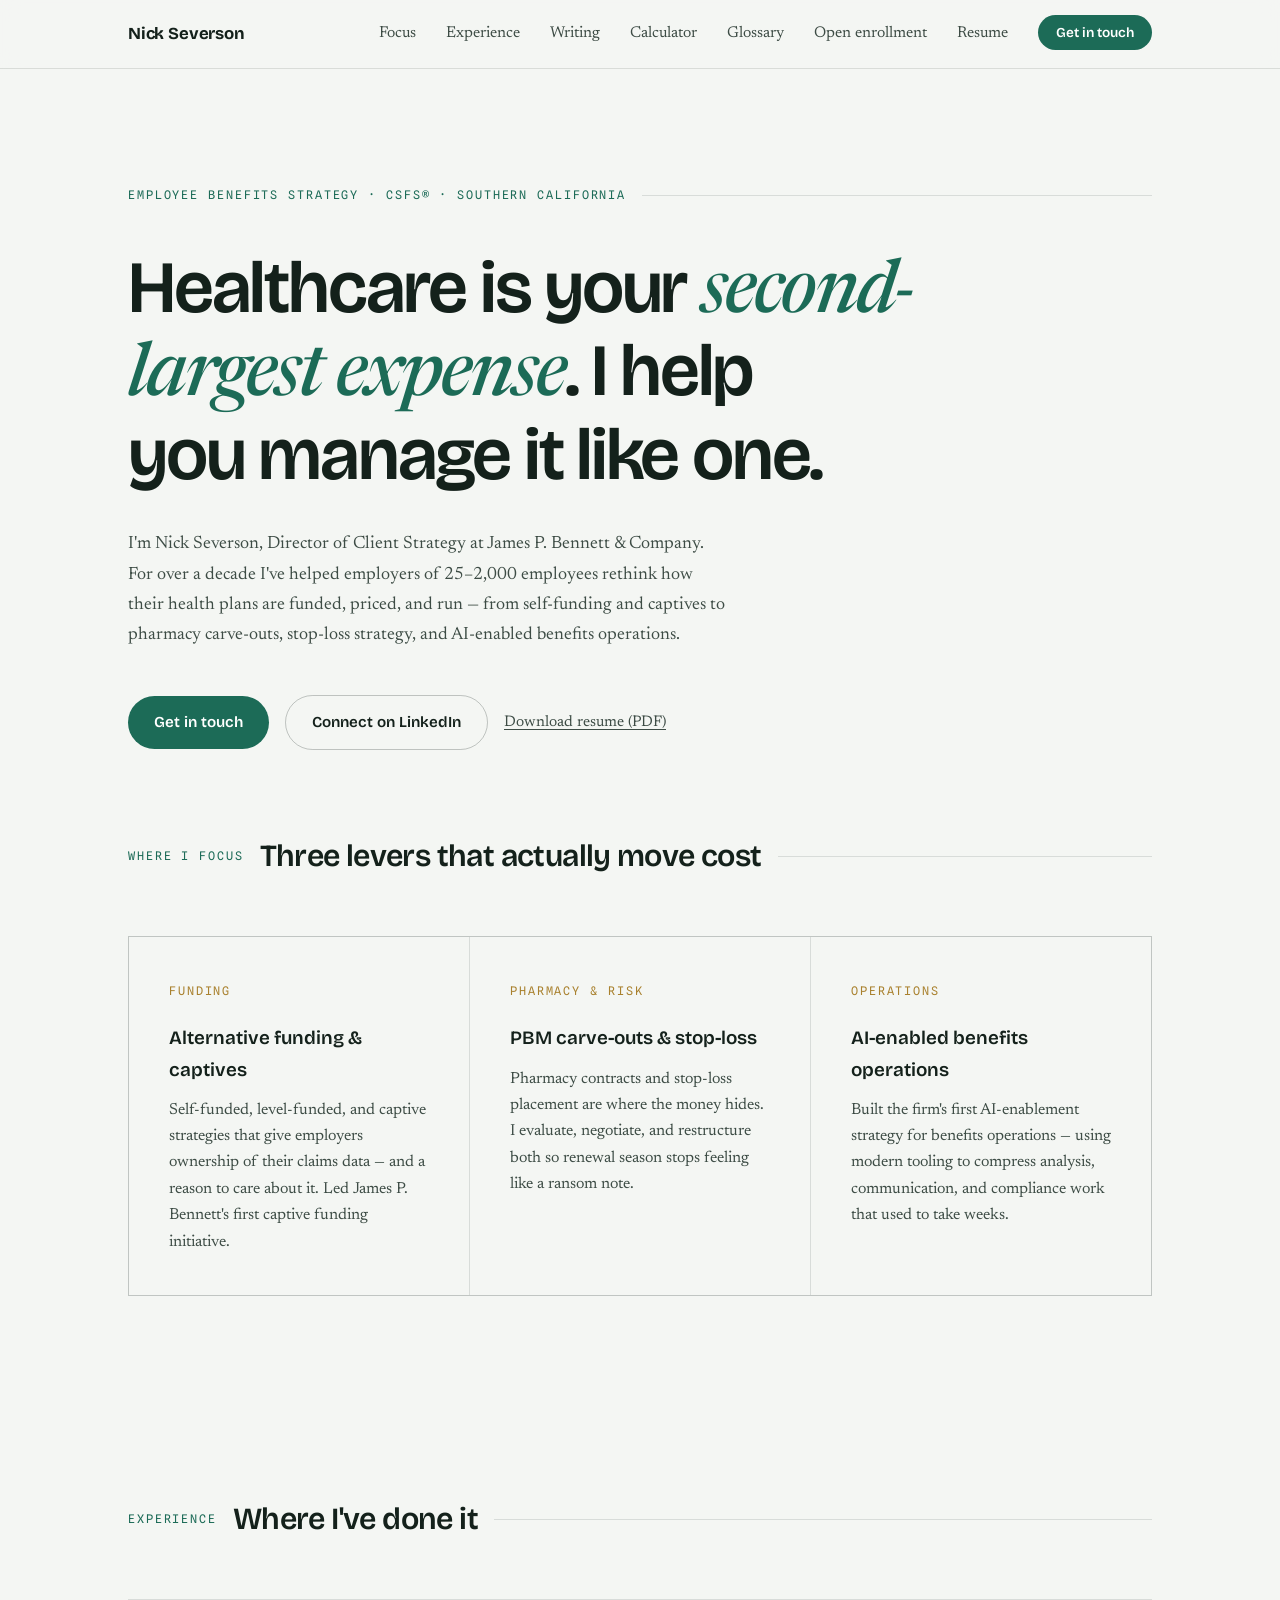
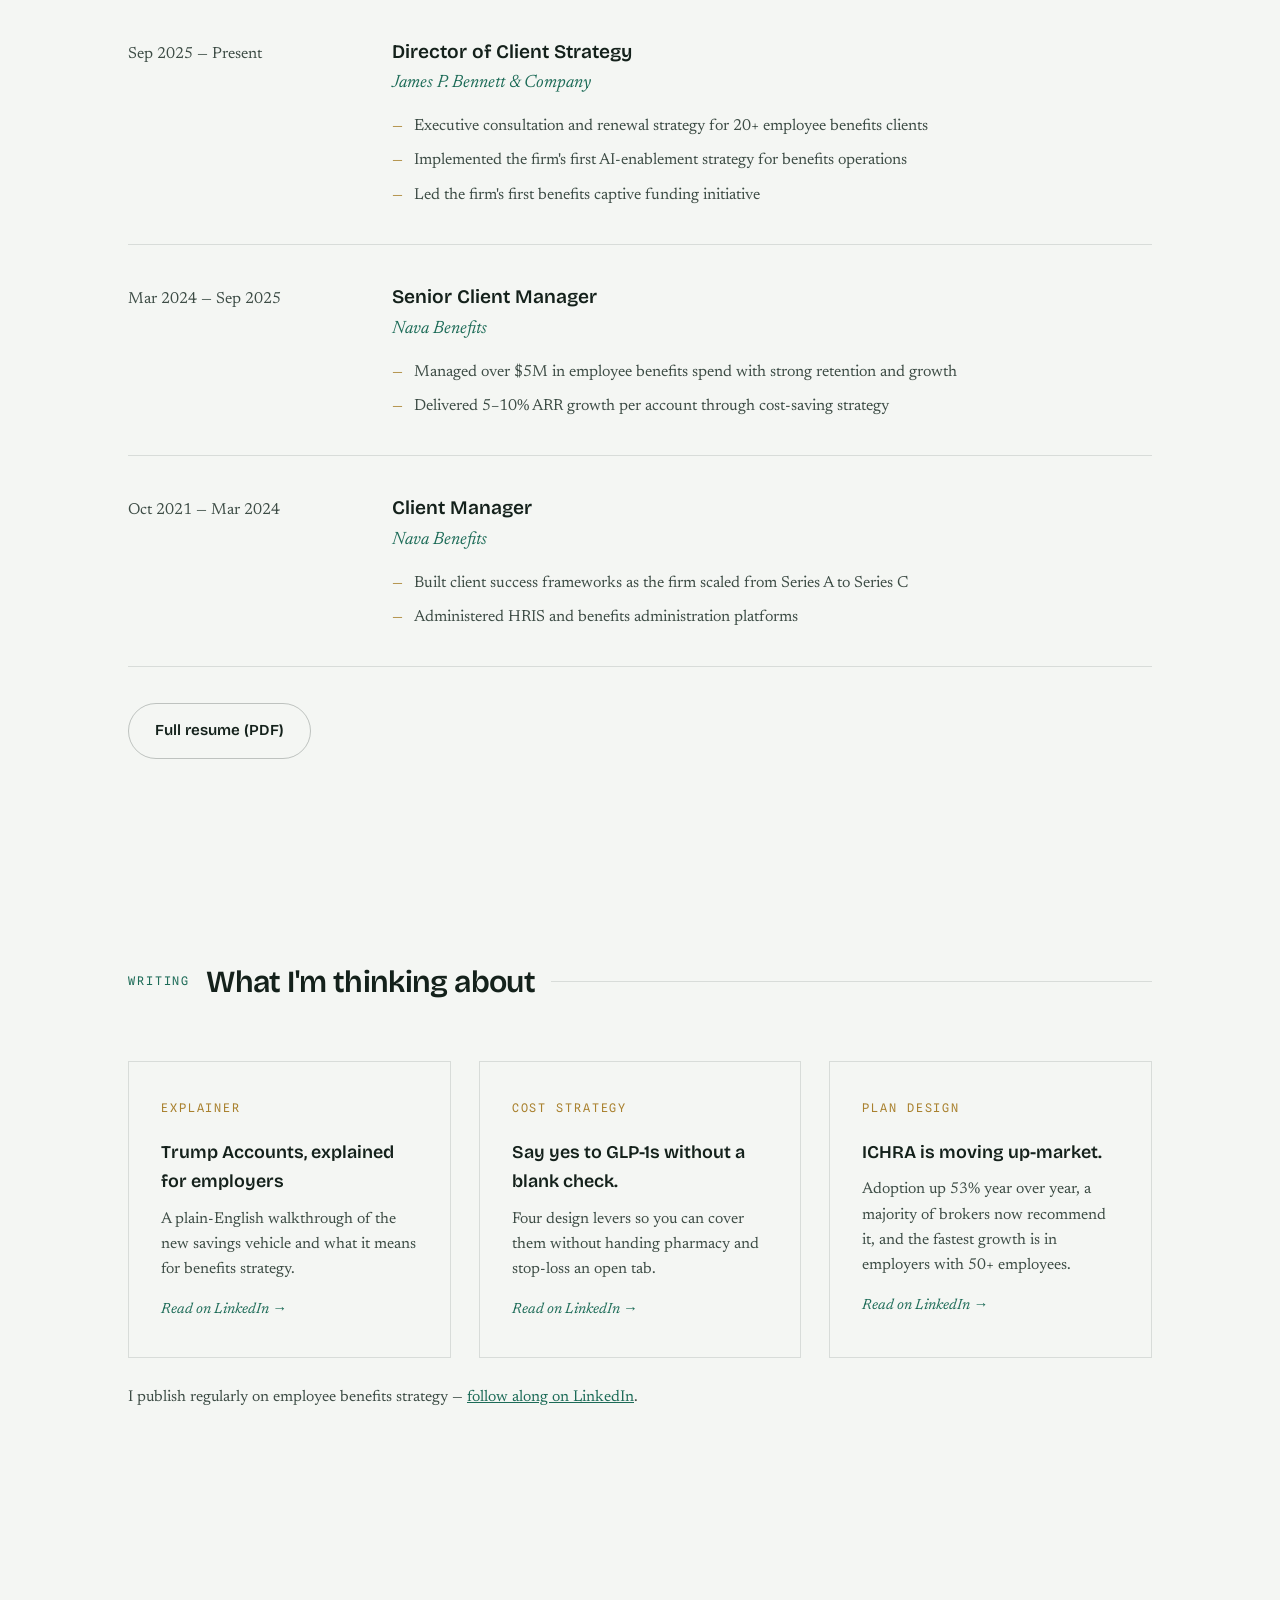
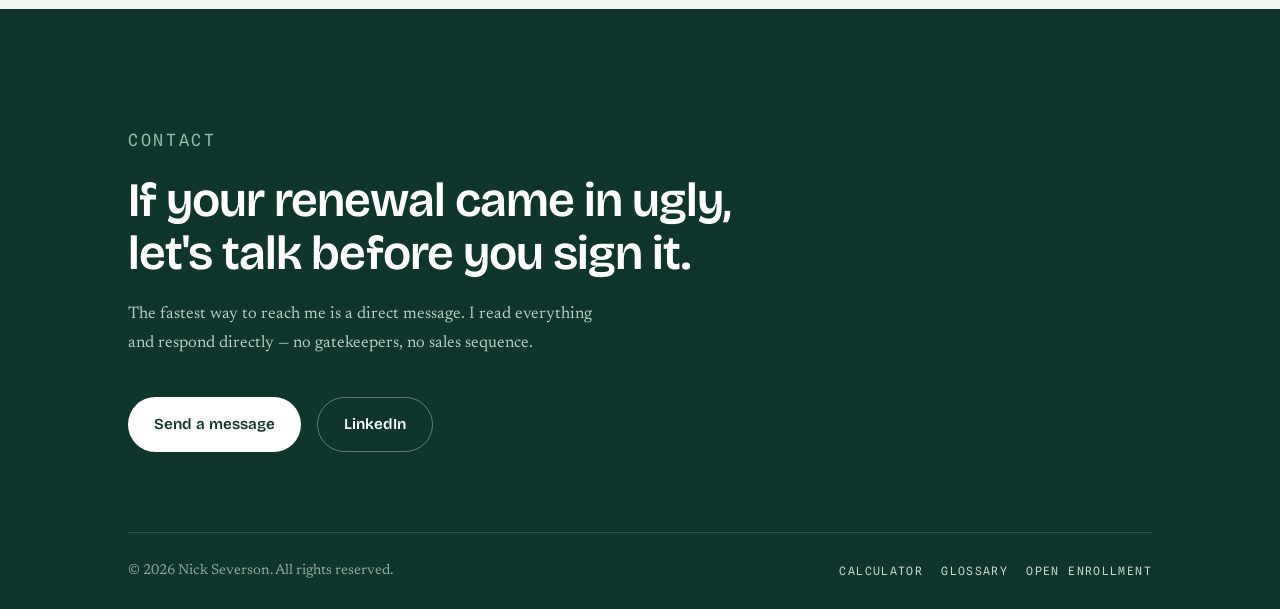
<file: index.html>
<!DOCTYPE html>
<html lang="en">
<head>
<meta charset="UTF-8">
<meta name="viewport" content="width=device-width, initial-scale=1.0">
<title>Nick Severson — Employee Benefits Strategy</title>
<meta name="description" content="Nick Severson, CSFS® — Director of Client Strategy at James P. Bennett & Company. Helping employers rethink how health plans are funded, priced, and run.">
<link rel="icon" href="data:image/svg+xml,<svg xmlns=%22http://www.w3.org/2000/svg%22 viewBox=%220 0 100 100%22><rect width=%22100%22 height=%22100%22 rx=%2222%22 fill=%22%231C6B57%22/><text x=%2250%22 y=%2266%22 font-size=%2244%22 font-weight=%22700%22 text-anchor=%22middle%22 fill=%22white%22 font-family=%22sans-serif%22>NS</text></svg>">
<link rel="preconnect" href="https://fonts.googleapis.com">
<link rel="preconnect" href="https://fonts.gstatic.com" crossorigin>
<link href="https://fonts.googleapis.com/css2?family=Bricolage+Grotesque:opsz,wght@12..96,400;12..96,500;12..96,600;12..96,700&family=Newsreader:ital,opsz,wght@0,6..72,400;0,6..72,500;1,6..72,400;1,6..72,500&family=Spline+Sans+Mono:wght@400;500&display=swap" rel="stylesheet">
<link rel="stylesheet" href="style.css">
</head>
<body>

<header>
  <div class="wrap nav">
    <a class="wordmark" href="#top">Nick Severson</a>
    <nav aria-label="Main">
      <button class="menu-btn" aria-expanded="false" aria-controls="navlist" onclick="const u=document.getElementById('navlist');const o=u.classList.toggle('open');this.setAttribute('aria-expanded',o)">Menu</button>
      <ul id="navlist">
        <li><a href="#focus">Focus</a></li>
        <li><a href="#experience">Experience</a></li>
        <li><a href="#writing">Writing</a></li>
        <li><a href="calculator.html">Calculator</a></li>
        <li><a href="glossary.html">Glossary</a></li>
        <li><a href="open-enrollment.html">Open enrollment</a></li>
        <li><a href="Nick-Severson-Resume.pdf" target="_blank" rel="noopener">Resume</a></li>
        <li><a class="cta" href="#contact">Get in touch</a></li>
      </ul>
    </nav>
  </div>
</header>

<main id="top">

  <!-- ================= HERO ================= -->
  <div class="wrap hero">
    <p class="eyebrow mono">Employee Benefits Strategy · CSFS® · Southern California</p>
    <h1>Healthcare is your <em>second-largest expense</em>. I help you manage it like one.</h1>
    <p class="lede">
      I'm Nick Severson, Director of Client Strategy at James P. Bennett &amp; Company.
      For over a decade I've helped employers of 25–2,000 employees rethink how their
      health plans are funded, priced, and run — from self-funding and captives to
      pharmacy carve-outs, stop-loss strategy, and AI-enabled benefits operations.
    </p>
    <div class="actions">
      <a class="btn btn-primary" href="contact.html">Get in touch</a>
      <a class="btn btn-ghost" href="https://linkedin.com/in/nickseverson" target="_blank" rel="noopener">Connect on LinkedIn</a>
      <a class="quiet" href="Nick-Severson-Resume.pdf" target="_blank" rel="noopener">Download resume (PDF)</a>
    </div>
  </div>

  <!-- ================= FOCUS ================= -->
  <section id="focus" class="wrap">
    <div class="sec-head reveal"><span class="mono">Where I focus</span><h2>Three levers that actually move cost</h2></div>
    <div class="focus reveal">
      <article>
        <span class="mono tag">Funding</span>
        <h3>Alternative funding &amp; captives</h3>
        <p>Self-funded, level-funded, and captive strategies that give employers ownership of their claims data — and a reason to care about it. Led James P. Bennett's first captive funding initiative.</p>
      </article>
      <article>
        <span class="mono tag">Pharmacy &amp; Risk</span>
        <h3>PBM carve-outs &amp; stop-loss</h3>
        <p>Pharmacy contracts and stop-loss placement are where the money hides. I evaluate, negotiate, and restructure both so renewal season stops feeling like a ransom note.</p>
      </article>
      <article>
        <span class="mono tag">Operations</span>
        <h3>AI-enabled benefits operations</h3>
        <p>Built the firm's first AI-enablement strategy for benefits operations — using modern tooling to compress analysis, communication, and compliance work that used to take weeks.</p>
      </article>
    </div>
  </section>

  <!-- ================= EXPERIENCE ================= -->
  <section id="experience" class="wrap">
    <div class="sec-head reveal"><span class="mono">Experience</span><h2>Where I've done it</h2></div>

    <div class="role reveal">
      <div class="when">Sep 2025 — Present</div>
      <div>
        <h3>Director of Client Strategy</h3>
        <p class="org">James P. Bennett &amp; Company</p>
        <ul>
          <li>Executive consultation and renewal strategy for 20+ employee benefits clients</li>
          <li>Implemented the firm's first AI-enablement strategy for benefits operations</li>
          <li>Led the firm's first benefits captive funding initiative</li>
        </ul>
      </div>
    </div>

    <div class="role reveal">
      <div class="when">Mar 2024 — Sep 2025</div>
      <div>
        <h3>Senior Client Manager</h3>
        <p class="org">Nava Benefits</p>
        <ul>
          <li>Managed over $5M in employee benefits spend with strong retention and growth</li>
          <li>Delivered 5–10% ARR growth per account through cost-saving strategy</li>
        </ul>
      </div>
    </div>

    <div class="role reveal">
      <div class="when">Oct 2021 — Mar 2024</div>
      <div>
        <h3>Client Manager</h3>
        <p class="org">Nava Benefits</p>
        <ul>
          <li>Built client success frameworks as the firm scaled from Series A to Series C</li>
          <li>Administered HRIS and benefits administration platforms</li>
        </ul>
      </div>
    </div>

    <p class="resume-row reveal"><a class="btn btn-ghost" href="Nick-Severson-Resume.pdf" target="_blank" rel="noopener">Full resume (PDF)</a></p>
  </section>

  <!-- ================= WRITING ================= -->
  <section id="writing" class="wrap">
    <div class="sec-head reveal"><span class="mono">Writing</span><h2>What I'm thinking about</h2></div>
    <div class="posts reveal">
      <a class="post" href="https://www.linkedin.com/posts/nickseverson_trump-accounts-the-initial-employer-playbook-ugcPost-7480296475848110081-BGuK/" target="_blank" rel="noopener">
        <span class="mono" style="color:var(--brass)">Explainer</span>
        <h3>Trump Accounts, explained for employers</h3>
        <p>A plain-English walkthrough of the new savings vehicle and what it means for benefits strategy.</p>
        <span class="read">Read on LinkedIn →</span>
      </a>
      <a class="post" href="https://www.linkedin.com/posts/nickseverson_glp-1-coverage-say-yes-without-a-blank-check-activity-7482851920357924864-BEXh" target="_blank" rel="noopener">
        <span class="mono" style="color:var(--brass)">Cost Strategy</span>
        <h3>Say yes to GLP-1s without a blank check.</h3>
        <p>Four design levers so you can cover them without handing pharmacy and stop-loss an open tab.</p>
        <span class="read">Read on LinkedIn →</span>
      </a>
      <a class="post" href="https://www.linkedin.com/posts/nickseverson_looking-for-more-ichraqsehra-insights-activity-7495963291593158656-ct4k" target="_blank" rel="noopener">
        <span class="mono" style="color:var(--brass)">Plan Design</span>
        <h3>ICHRA is moving up-market.</h3>
        <p>Adoption up 53% year over year, a majority of brokers now recommend it, and the fastest growth is in employers with 50+ employees.</p>
        <span class="read">Read on LinkedIn →</span>
      </a>
    </div>
    <p class="writing-note">I publish regularly on employee benefits strategy — <a href="https://linkedin.com/in/nickseverson" target="_blank" rel="noopener">follow along on LinkedIn</a>.</p>
  </section>

</main>

<!-- ================= CONTACT + FOOTER ================= -->
<div class="close-band" id="contact">
  <div class="wrap">
    <p class="mono reveal">Contact</p>
    <h2 class="reveal">If your renewal came in ugly, let's talk before you sign it.</h2>
    <p class="reveal">The fastest way to reach me is a direct message. I read everything and respond directly — no gatekeepers, no sales sequence.</p>
    <div class="close-actions reveal">
      <a class="btn btn-primary" href="contact.html">Send a message</a>
      <a class="btn btn-ghost" href="https://linkedin.com/in/nickseverson" target="_blank" rel="noopener">LinkedIn</a>
    </div>
    <div class="footer-meta">
      <span>© <script>document.write(new Date().getFullYear())</script> Nick Severson. All rights reserved.</span>
      <span class="footer-links">
      <a href="calculator.html">Calculator</a>
      <a href="glossary.html">Glossary</a>
      <a href="open-enrollment.html">Open enrollment</a>
    </span>
    </div>
  </div>
</div>

<script>
  // scroll reveal (respects reduced motion via CSS)
  var revEls = document.querySelectorAll('.reveal');
  if (window.matchMedia && window.matchMedia('(prefers-reduced-motion:reduce)').matches) {
    revEls.forEach(function(el){ el.classList.add('in'); });
  } else if ('IntersectionObserver' in window) {
    var io = new IntersectionObserver(function(entries){
      entries.forEach(function(e){ if(e.isIntersecting){ e.target.classList.add('in'); io.unobserve(e.target);} });
    }, {threshold:.12});
    revEls.forEach(function(el){ io.observe(el); });
    // safety net: reveal anything still hidden after 1.5s (e.g. if observer never fires)
    setTimeout(function(){ revEls.forEach(function(el){ el.classList.add('in'); }); }, 1500);
  } else {
    revEls.forEach(function(el){ el.classList.add('in'); });
  }
</script>

</body>
</html>
</file>
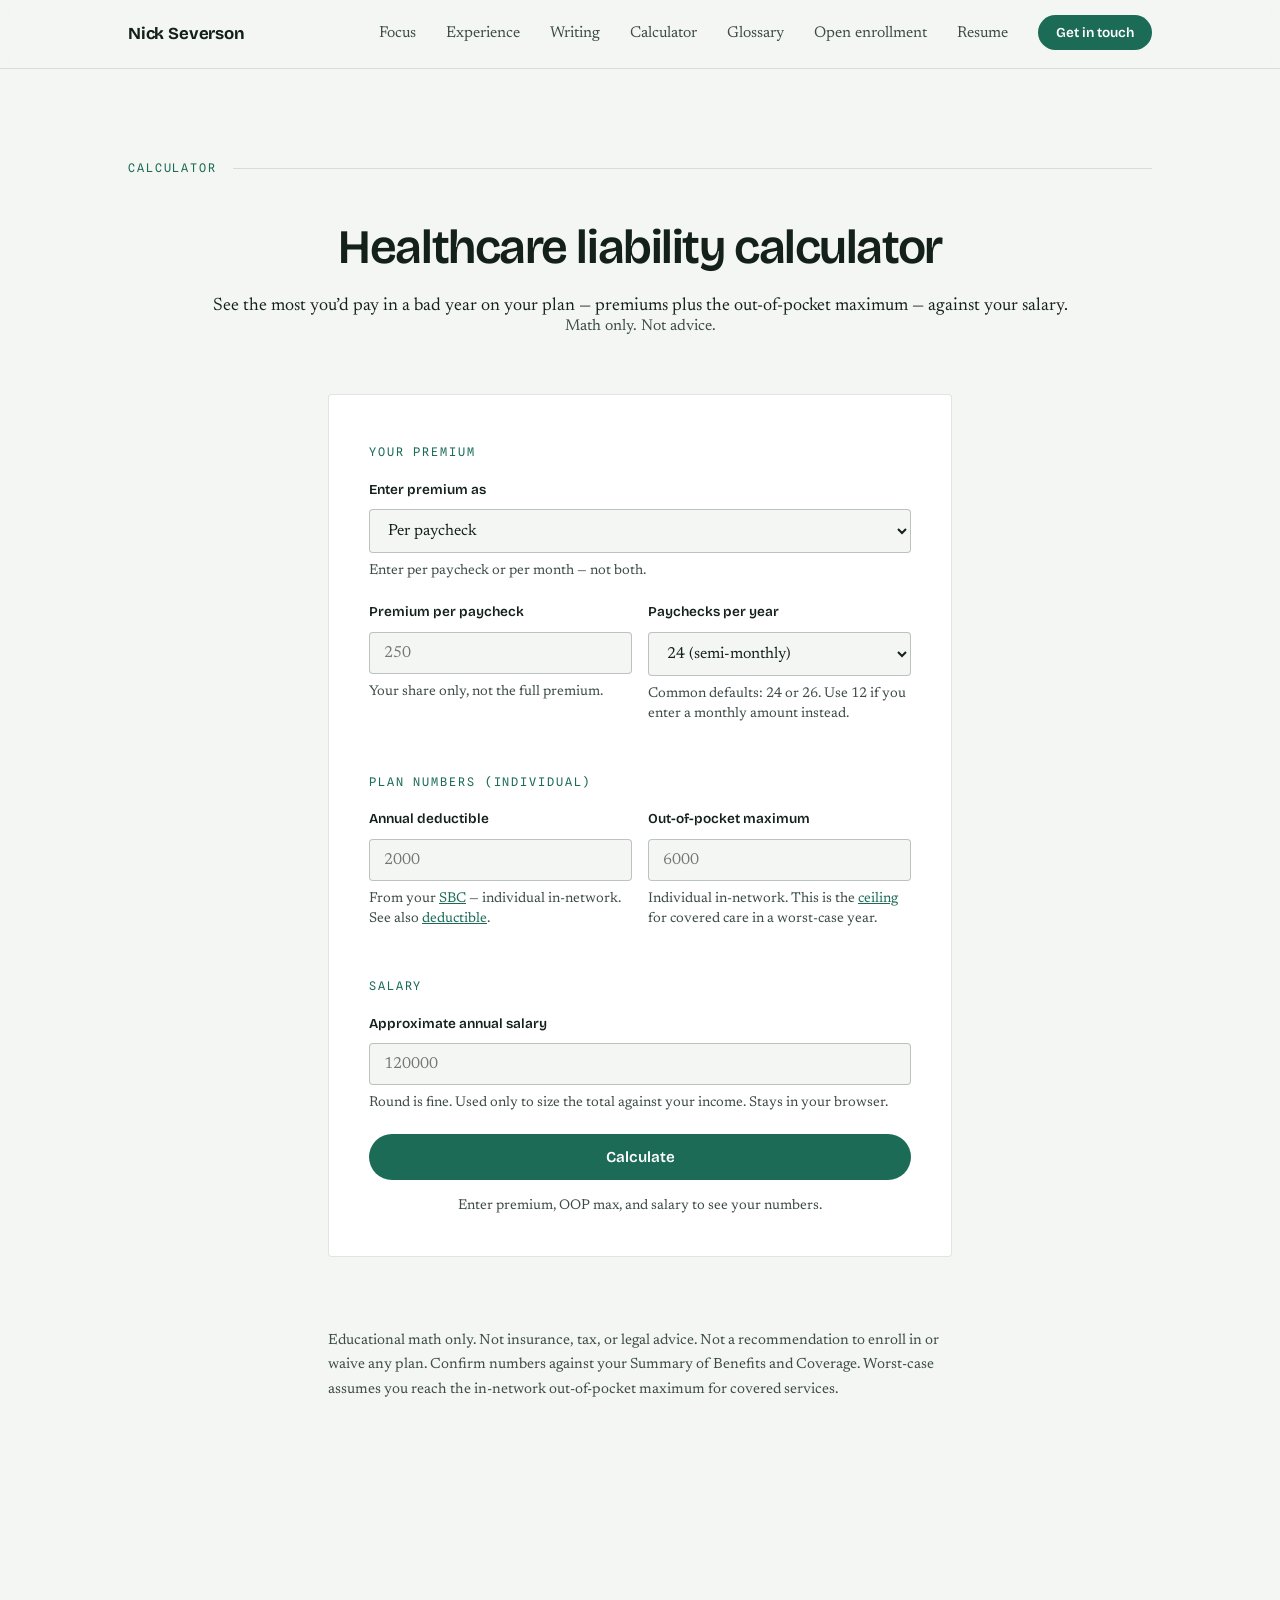
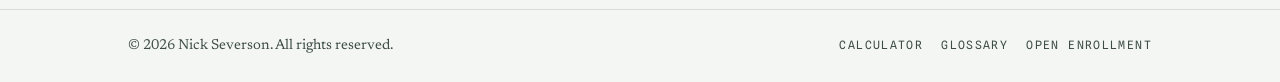
<file: calculator.html>
<!DOCTYPE html>
<html lang="en">
<head>
<meta charset="UTF-8">
<meta name="viewport" content="width=device-width, initial-scale=1.0">
<title>Healthcare liability calculator · Nick Severson</title>
<meta name="description" content="Estimate worst-case healthcare costs on your plan — your premiums plus the out-of-pocket maximum — as a share of salary.">
<link rel="icon" href="data:image/svg+xml,<svg xmlns=%22http://www.w3.org/2000/svg%22 viewBox=%220 0 100 100%22><rect width=%22100%22 height=%22100%22 rx=%2222%22 fill=%22%231C6B57%22/><text x=%2250%22 y=%2266%22 font-size=%2244%22 font-weight=%22700%22 text-anchor=%22middle%22 fill=%22white%22 font-family=%22sans-serif%22>NS</text></svg>">
<link rel="preconnect" href="https://fonts.googleapis.com">
<link rel="preconnect" href="https://fonts.gstatic.com" crossorigin>
<link href="https://fonts.googleapis.com/css2?family=Bricolage+Grotesque:opsz,wght@12..96,400;12..96,500;12..96,600;12..96,700&family=Newsreader:ital,opsz,wght@0,6..72,400;0,6..72,500;1,6..72,400;1,6..72,500&family=Spline+Sans+Mono:wght@400;500&display=swap" rel="stylesheet">
<link rel="stylesheet" href="style.css">
</head>
<body>

<header>
  <div class="wrap nav">
    <a class="wordmark" href="index.html">Nick Severson</a>
    <nav aria-label="Main">
      <button class="menu-btn" aria-expanded="false" aria-controls="navlist" onclick="const u=document.getElementById('navlist');const o=u.classList.toggle('open');this.setAttribute('aria-expanded',o)">Menu</button>
      <ul id="navlist">
        <li><a href="index.html#focus">Focus</a></li>
        <li><a href="index.html#experience">Experience</a></li>
        <li><a href="index.html#writing">Writing</a></li>
        <li><a href="calculator.html">Calculator</a></li>
        <li><a href="glossary.html">Glossary</a></li>
        <li><a href="open-enrollment.html">Open enrollment</a></li>
        <li><a href="Nick-Severson-Resume.pdf" target="_blank" rel="noopener">Resume</a></li>
        <li><a class="cta" href="contact.html">Get in touch</a></li>
      </ul>
    </nav>
  </div>
</header>

<main>
  <div class="wrap page-hero reveal">
    <p class="eyebrow mono" style="justify-content:center"><span>Calculator</span></p>
    <h1>Healthcare liability calculator</h1>
    <p class="lede">See the most you’d pay in a bad year on your plan — premiums plus the out-of-pocket maximum — against your salary.</p>
    <p class="calc-oneliner">Math only. Not advice.</p>
  </div>

  <div class="wrap calc-layout">
    <div class="card reveal">
      <form id="liability-form" novalidate>
        <p class="mono calc-section">Your premium</p>
        <div class="field">
          <label for="cadence">Enter premium as</label>
          <select id="cadence" name="cadence" required>
            <option value="per_pay">Per paycheck</option>
            <option value="monthly">Per month</option>
          </select>
          <p class="field-hint">Enter per paycheck or per month — not both.</p>
        </div>

        <div class="field-row">
          <div class="field">
            <label for="premium" id="premium-label">Premium per paycheck</label>
            <input type="number" id="premium" name="premium" min="0" step="1" required placeholder="250">
            <p class="field-hint">Your share only, not the full premium.</p>
          </div>
          <div class="field" id="pay-periods-field">
            <label for="payPeriods">Paychecks per year</label>
            <select id="payPeriods" name="payPeriods">
              <option value="26">26 (biweekly)</option>
              <option value="24" selected>24 (semi-monthly)</option>
              <option value="12">12</option>
              <option value="52">52 (weekly)</option>
            </select>
            <p class="field-hint">Common defaults: 24 or 26. Use 12 if you enter a monthly amount instead.</p>
          </div>
        </div>

        <p class="mono calc-section">Plan numbers (individual)</p>
        <div class="field-row">
          <div class="field">
            <label for="deductible">Annual deductible</label>
            <input type="number" id="deductible" name="deductible" min="0" step="1" required placeholder="2000">
            <p class="field-hint">From your <a href="glossary.html#sbc">SBC</a> — individual in-network. See also <a href="glossary.html#deductible">deductible</a>.</p>
          </div>
          <div class="field">
            <label for="oopm">Out-of-pocket maximum</label>
            <input type="number" id="oopm" name="oopm" min="0" step="1" required placeholder="6000">
            <p class="field-hint">Individual in-network. This is the <a href="glossary.html#oop-max">ceiling</a> for covered care in a worst-case year.</p>
          </div>
        </div>

        <p class="mono calc-section">Salary</p>
        <div class="field">
          <label for="salary">Approximate annual salary</label>
          <input type="number" id="salary" name="salary" min="1" step="1000" required placeholder="120000">
          <p class="field-hint">Round is fine. Used only to size the total against your income. Stays in your browser.</p>
        </div>

        <button type="submit" class="btn btn-primary">Calculate</button>
        <p class="field-hint calc-empty" id="empty-hint">Enter premium, OOP max, and salary to see your numbers.</p>
      </form>
    </div>

    <div class="card calc-results reveal" id="results" hidden>
      <p class="mono tag" style="color:var(--brass)">Your numbers</p>
      <div class="calc-flag" id="flag" aria-live="polite"></div>
      <p class="calc-flag-blurb" id="flag-blurb"></p>
      <p class="field-hint" id="flag-note" hidden>Households differ. This is a sizing lens, not a recommendation to enroll or waive.</p>
      <div class="calc-grid">
        <div>
          <div class="calc-lbl">Annual premium (your share)</div>
          <div class="calc-num" id="out-premium">—</div>
        </div>
        <div>
          <div class="calc-lbl">Worst-case medical (OOP max)</div>
          <div class="calc-num" id="out-medical">—</div>
          <p class="field-hint">Ceiling for covered in-network care if you hit the out-of-pocket maximum.</p>
        </div>
        <div>
          <div class="calc-lbl">Worst-case total</div>
          <div class="calc-num" id="out-total">—</div>
          <p class="field-hint">Premium + OOP max.</p>
        </div>
        <div>
          <div class="calc-lbl">Share of salary</div>
          <div class="calc-num" id="out-ratio">—</div>
        </div>
      </div>
      <p class="calc-note">Doesn’t include out-of-network costs, non-covered services, balance billing, or tax-advantaged accounts (HSA/FSA).</p>
    </div>
  </div>

  <div class="wrap calc-disclaimer reveal">
    <p>Educational math only. Not insurance, tax, or legal advice. Not a recommendation to enroll in or waive any plan. Confirm numbers against your Summary of Benefits and Coverage. Worst-case assumes you reach the in-network out-of-pocket maximum for covered services.</p>
  </div>
</main>

<footer class="plain-footer">
  <div class="wrap">
    <span>© <script>document.write(new Date().getFullYear())</script> Nick Severson. All rights reserved.</span>
    <span class="footer-links">
      <a href="calculator.html">Calculator</a>
      <a href="glossary.html">Glossary</a>
      <a href="open-enrollment.html">Open enrollment</a>
    </span>
  </div>
</footer>

<script>
(function () {
  var form = document.getElementById('liability-form');
  var cadence = document.getElementById('cadence');
  var payField = document.getElementById('pay-periods-field');
  var premiumLabel = document.getElementById('premium-label');
  var results = document.getElementById('results');
  var emptyHint = document.getElementById('empty-hint');

  function money(n) {
    return n.toLocaleString('en-US', { style: 'currency', currency: 'USD', maximumFractionDigits: 0 });
  }

  function toggleCadence() {
    var perPay = cadence.value === 'per_pay';
    payField.hidden = !perPay;
    document.getElementById('payPeriods').required = perPay;
    premiumLabel.textContent = perPay ? 'Premium per paycheck' : 'Premium per month';
  }

  cadence.addEventListener('change', toggleCadence);
  toggleCadence();

  form.addEventListener('submit', function (e) {
    e.preventDefault();
    var premium = Number(document.getElementById('premium').value);
    var oopm = Number(document.getElementById('oopm').value);
    var salaryRaw = Number(document.getElementById('salary').value);
    if (!(premium >= 0) || !(oopm >= 0) || !(salaryRaw > 0)) return;

    var periods = cadence.value === 'per_pay'
      ? Number(document.getElementById('payPeriods').value)
      : 12;
    var salary = Math.round(salaryRaw / 1000) * 1000;
    if (salary < 1000) salary = 1000;

    var annualPremium = premium * periods;
    var worstCaseMedical = oopm;
    var worstCaseTotal = annualPremium + worstCaseMedical;
    var ratio = worstCaseTotal / salary;
    var pct = ratio * 100;

    var flagEl = document.getElementById('flag');
    var blurbEl = document.getElementById('flag-blurb');
    var noteEl = document.getElementById('flag-note');
    var label, cls, blurb;
    if (ratio < 0.05) {
      label = 'Manageable';
      cls = 'flag-manageable';
      blurb = 'Worst-case total is under 5% of salary.';
    } else if (ratio <= 0.10) {
      label = 'Stretch';
      cls = 'flag-stretch';
      blurb = 'Worst-case total is 5–10% of salary.';
    } else {
      label = 'Tight';
      cls = 'flag-tight';
      blurb = 'Worst-case total is over 10% of salary.';
    }

    flagEl.className = 'calc-flag ' + cls;
    flagEl.textContent = label;
    blurbEl.textContent = blurb;
    noteEl.hidden = false;
    document.getElementById('out-premium').textContent = money(annualPremium);
    document.getElementById('out-medical').textContent = money(worstCaseMedical);
    document.getElementById('out-total').textContent = money(worstCaseTotal);
    document.getElementById('out-ratio').textContent = pct.toFixed(1) + '% of salary';
    emptyHint.hidden = true;

    results.hidden = false;
    results.classList.add('in');
    results.scrollIntoView({ behavior: 'smooth', block: 'nearest' });
  });
})();
</script>

<script>
  var revEls = document.querySelectorAll('.reveal');
  if (window.matchMedia && window.matchMedia('(prefers-reduced-motion:reduce)').matches) {
    revEls.forEach(function(el){ el.classList.add('in'); });
  } else if ('IntersectionObserver' in window) {
    var io = new IntersectionObserver(function(entries){
      entries.forEach(function(e){ if(e.isIntersecting){ e.target.classList.add('in'); io.unobserve(e.target);} });
    }, {threshold:.12});
    revEls.forEach(function(el){ io.observe(el); });
    setTimeout(function(){ revEls.forEach(function(el){ el.classList.add('in'); }); }, 1500);
  } else {
    revEls.forEach(function(el){ el.classList.add('in'); });
  }
</script>

<!-- Cloudflare Web Analytics (cookie-free). Replace CF_BEACON_TOKEN_PLACEHOLDER with the site token from Cloudflare > Web Analytics > nickseverson.com > Manage site. The token is public by design. -->
<script defer src="https://static.cloudflareinsights.com/beacon.min.js" data-cf-beacon='{"token": "CF_BEACON_TOKEN_PLACEHOLDER"}'></script>
<!-- End Cloudflare Web Analytics -->
</body>
</html>
</file>
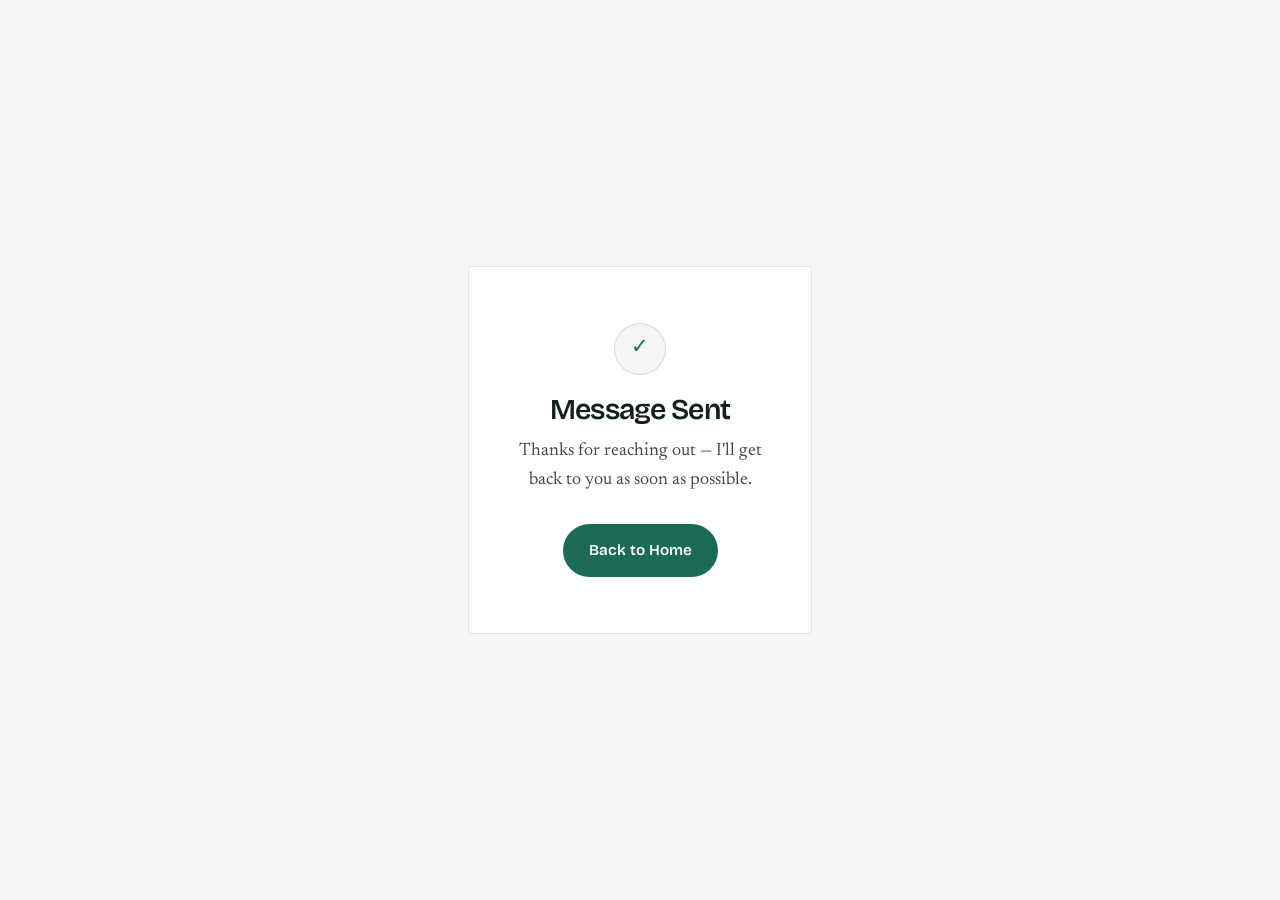
<file: contact-success.html>
<!DOCTYPE html>
<html lang="en">
<head>
<meta charset="UTF-8">
<meta name="viewport" content="width=device-width, initial-scale=1.0">
<title>Message Sent — Nick Severson</title>
<link rel="icon" href="data:image/svg+xml,<svg xmlns=%22http://www.w3.org/2000/svg%22 viewBox=%220 0 100 100%22><rect width=%22100%22 height=%22100%22 rx=%2222%22 fill=%22%231C6B57%22/><text x=%2250%22 y=%2266%22 font-size=%2244%22 font-weight=%22700%22 text-anchor=%22middle%22 fill=%22white%22 font-family=%22sans-serif%22>NS</text></svg>">
<link rel="preconnect" href="https://fonts.googleapis.com">
<link rel="preconnect" href="https://fonts.gstatic.com" crossorigin>
<link href="https://fonts.googleapis.com/css2?family=Bricolage+Grotesque:opsz,wght@12..96,400;12..96,500;12..96,600;12..96,700&family=Newsreader:ital,opsz,wght@0,6..72,400;0,6..72,500;1,6..72,400;1,6..72,500&family=Spline+Sans+Mono:wght@400;500&display=swap" rel="stylesheet">
<link rel="stylesheet" href="style.css">
<style>
  .center-screen{min-height:100vh;display:flex;align-items:center;justify-content:center}
</style>
</head>
<body>

<div class="center-screen">
  <div class="wrap" style="max-width:440px;text-align:center">
    <div class="placeholder-box">
      <div class="icon">✓</div>
      <h1 style="font-family:'Bricolage Grotesque',sans-serif;font-weight:600;font-size:1.8rem">Message Sent</h1>
      <p>Thanks for reaching out — I'll get back to you as soon as possible.</p>
      <p style="margin-top:28px"><a class="btn btn-primary" href="index.html">Back to Home</a></p>
    </div>
  </div>
</div>

<!-- Cloudflare Web Analytics (cookie-free). Replace CF_BEACON_TOKEN_PLACEHOLDER with the site token from Cloudflare > Web Analytics > nickseverson.com > Manage site. The token is public by design. -->
<script defer src="https://static.cloudflareinsights.com/beacon.min.js" data-cf-beacon='{"token": "CF_BEACON_TOKEN_PLACEHOLDER"}'></script>
<!-- End Cloudflare Web Analytics -->
</body>
</html>
</file>
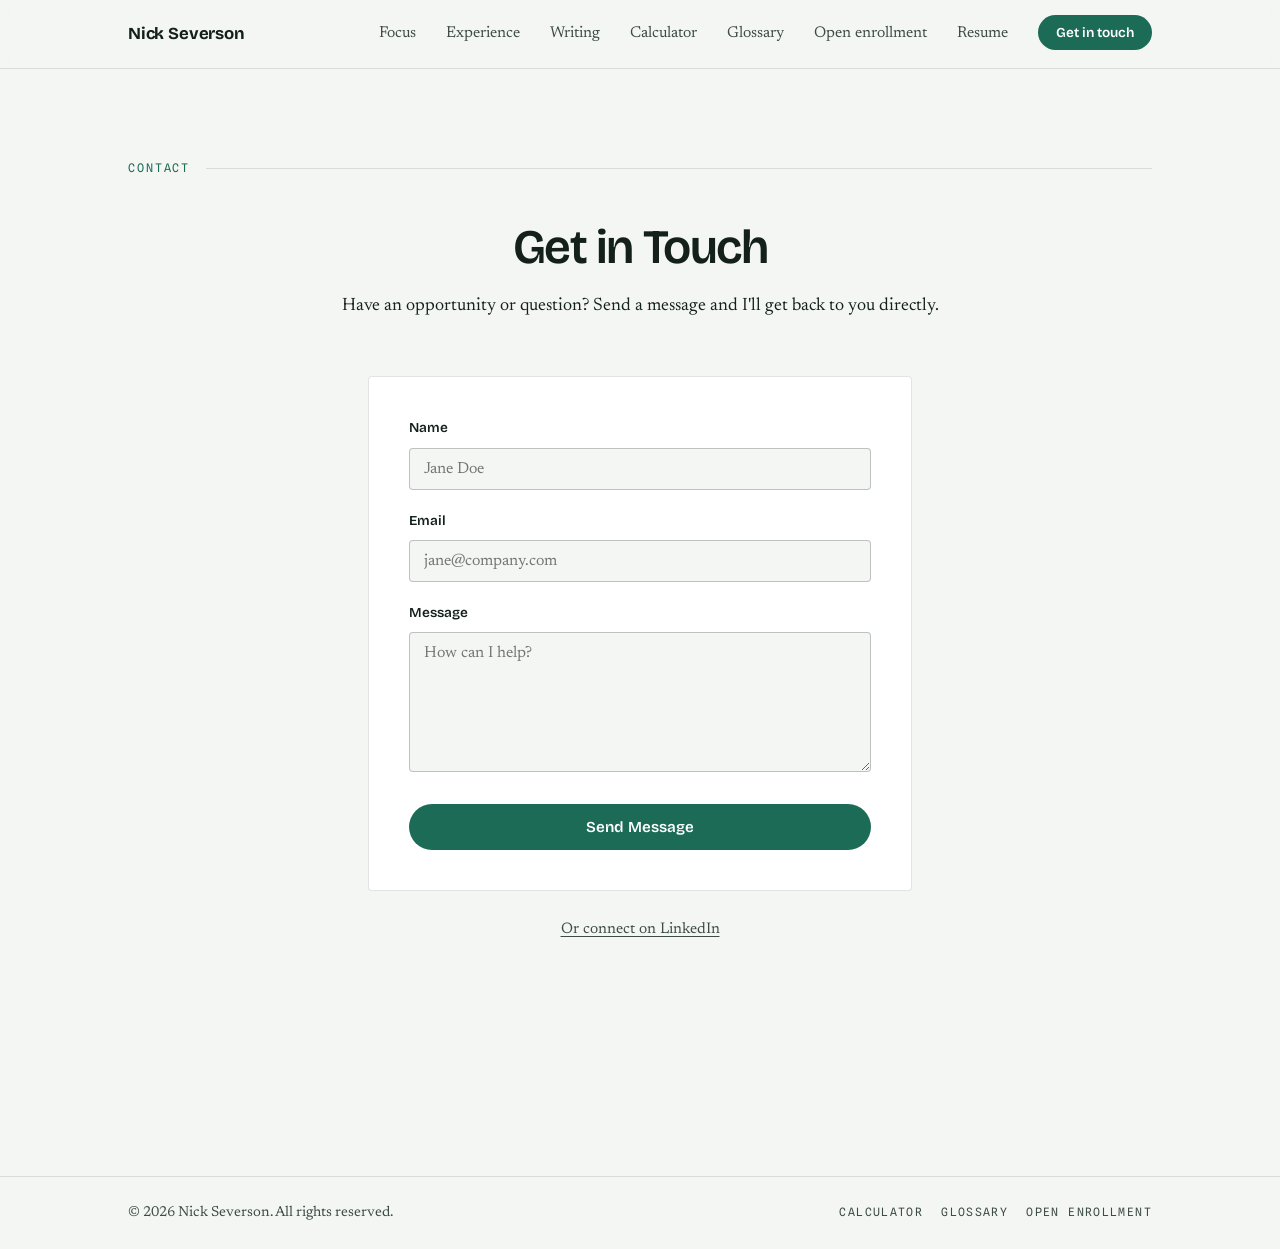
<file: contact.html>
<!DOCTYPE html>
<html lang="en">
<head>
<meta charset="UTF-8">
<meta name="viewport" content="width=device-width, initial-scale=1.0">
<title>Contact — Nick Severson</title>
<meta name="description" content="Get in touch with Nick Severson.">
<link rel="icon" href="data:image/svg+xml,<svg xmlns=%22http://www.w3.org/2000/svg%22 viewBox=%220 0 100 100%22><rect width=%22100%22 height=%22100%22 rx=%2222%22 fill=%22%231C6B57%22/><text x=%2250%22 y=%2266%22 font-size=%2244%22 font-weight=%22700%22 text-anchor=%22middle%22 fill=%22white%22 font-family=%22sans-serif%22>NS</text></svg>">
<link rel="preconnect" href="https://fonts.googleapis.com">
<link rel="preconnect" href="https://fonts.gstatic.com" crossorigin>
<link href="https://fonts.googleapis.com/css2?family=Bricolage+Grotesque:opsz,wght@12..96,400;12..96,500;12..96,600;12..96,700&family=Newsreader:ital,opsz,wght@0,6..72,400;0,6..72,500;1,6..72,400;1,6..72,500&family=Spline+Sans+Mono:wght@400;500&display=swap" rel="stylesheet">
<link rel="stylesheet" href="style.css">
</head>
<body>

<header>
  <div class="wrap nav">
    <a class="wordmark" href="index.html">Nick Severson</a>
    <nav aria-label="Main">
      <button class="menu-btn" aria-expanded="false" aria-controls="navlist" onclick="const u=document.getElementById('navlist');const o=u.classList.toggle('open');this.setAttribute('aria-expanded',o)">Menu</button>
      <ul id="navlist">
        <li><a href="index.html#focus">Focus</a></li>
        <li><a href="index.html#experience">Experience</a></li>
        <li><a href="index.html#writing">Writing</a></li>
        <li><a href="calculator.html">Calculator</a></li>
        <li><a href="glossary.html">Glossary</a></li>
        <li><a href="open-enrollment.html">Open enrollment</a></li>
        <li><a href="Nick-Severson-Resume.pdf" target="_blank" rel="noopener">Resume</a></li>
        <li><a class="cta" href="contact.html">Get in touch</a></li>
      </ul>
    </nav>
  </div>
</header>

<main>
  <div class="wrap page-hero reveal">
    <p class="eyebrow mono" style="justify-content:center"><span>Contact</span></p>
    <h1>Get in Touch</h1>
    <p class="lede">Have an opportunity or question? Send a message and I'll get back to you directly.</p>
  </div>

  <div class="wrap" style="max-width:640px;padding-bottom:96px">
    <div class="card reveal">
      <form action="https://formsubmit.co/a81b6833011ff7a432c416f30ab8404d" method="POST">
        <!-- FormSubmit configuration -->
        <input type="hidden" name="_subject" value="New message from nickseverson.com">
        <input type="hidden" name="_template" value="table">
        <input type="hidden" name="_captcha" value="true">
        <input type="hidden" name="_next" value="https://nickseverson.com/contact-success.html">
        <input type="text" name="_honey" style="display:none" tabindex="-1" autocomplete="off">

        <div class="field">
          <label for="name">Name</label>
          <input type="text" id="name" name="name" required placeholder="Jane Doe">
        </div>

        <div class="field">
          <label for="email">Email</label>
          <input type="email" id="email" name="email" required placeholder="jane@company.com">
        </div>

        <div class="field">
          <label for="message">Message</label>
          <textarea id="message" name="message" rows="6" required placeholder="How can I help?"></textarea>
        </div>

        <button type="submit" class="btn btn-primary">Send Message</button>
      </form>
    </div>

    <p class="reveal" style="text-align:center;margin-top:24px">
      <a class="quiet" href="https://linkedin.com/in/nickseverson" target="_blank" rel="noopener">Or connect on LinkedIn</a>
    </p>
  </div>
</main>

<footer class="plain-footer">
  <div class="wrap">
    <span>© <script>document.write(new Date().getFullYear())</script> Nick Severson. All rights reserved.</span>
    <span class="footer-links">
      <a href="calculator.html">Calculator</a>
      <a href="glossary.html">Glossary</a>
      <a href="open-enrollment.html">Open enrollment</a>
    </span>
  </div>
</footer>

<script>
  var revEls = document.querySelectorAll('.reveal');
  if (window.matchMedia && window.matchMedia('(prefers-reduced-motion:reduce)').matches) {
    revEls.forEach(function(el){ el.classList.add('in'); });
  } else if ('IntersectionObserver' in window) {
    var io = new IntersectionObserver(function(entries){
      entries.forEach(function(e){ if(e.isIntersecting){ e.target.classList.add('in'); io.unobserve(e.target);} });
    }, {threshold:.12});
    revEls.forEach(function(el){ io.observe(el); });
    setTimeout(function(){ revEls.forEach(function(el){ el.classList.add('in'); }); }, 1500);
  } else {
    revEls.forEach(function(el){ el.classList.add('in'); });
  }
</script>

<!-- Cloudflare Web Analytics (cookie-free). Replace CF_BEACON_TOKEN_PLACEHOLDER with the site token from Cloudflare > Web Analytics > nickseverson.com > Manage site. The token is public by design. -->
<script defer src="https://static.cloudflareinsights.com/beacon.min.js" data-cf-beacon='{"token": "CF_BEACON_TOKEN_PLACEHOLDER"}'></script>
<!-- End Cloudflare Web Analytics -->
</body>
</html>
</file>
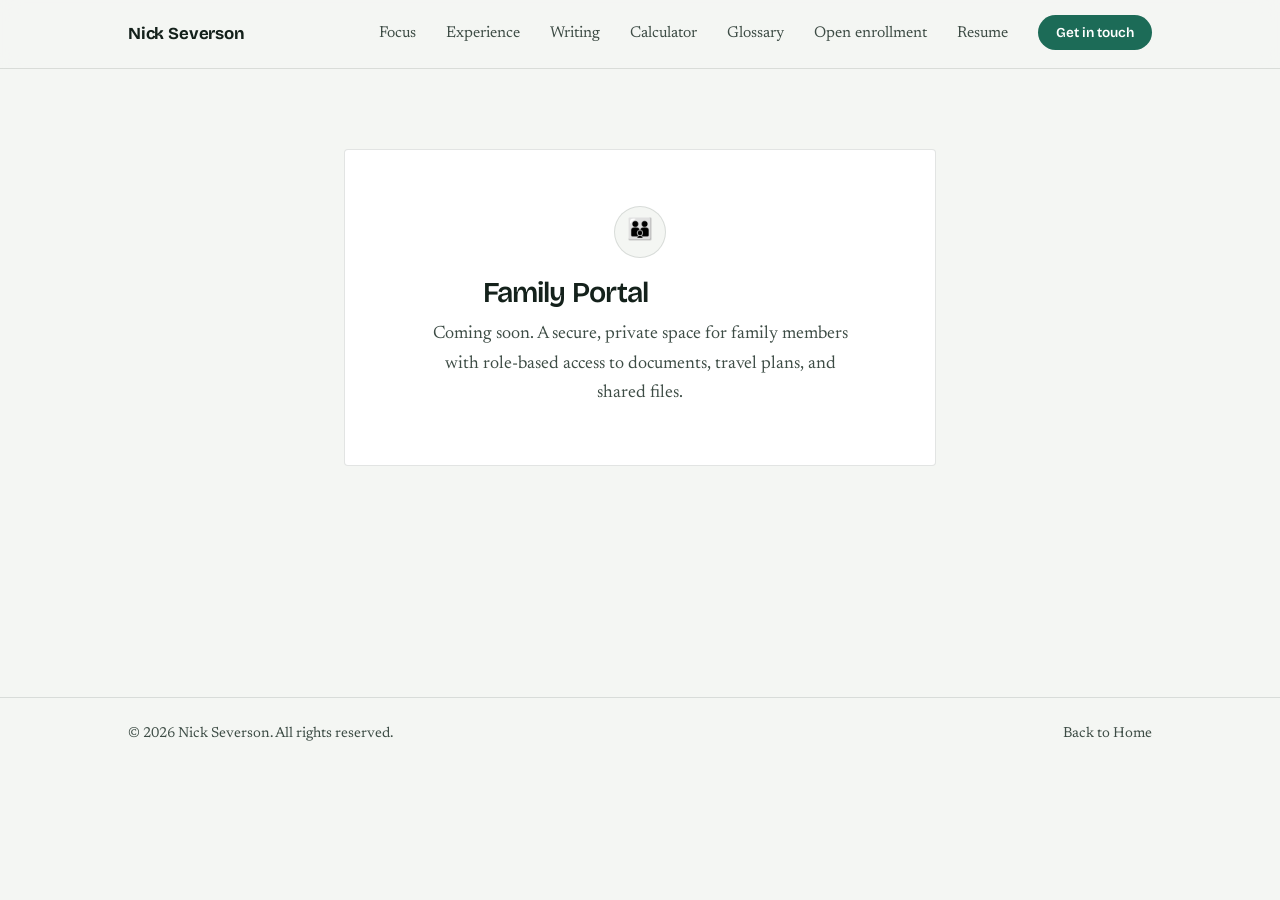
<file: family.html>
<!DOCTYPE html>
<html lang="en">
<head>
<meta charset="UTF-8">
<meta name="viewport" content="width=device-width, initial-scale=1.0">
<title>Family Portal — Nick Severson</title>
<meta name="robots" content="noindex">
<link rel="icon" href="data:image/svg+xml,<svg xmlns=%22http://www.w3.org/2000/svg%22 viewBox=%220 0 100 100%22><rect width=%22100%22 height=%22100%22 rx=%2222%22 fill=%22%231C6B57%22/><text x=%2250%22 y=%2266%22 font-size=%2244%22 font-weight=%22700%22 text-anchor=%22middle%22 fill=%22white%22 font-family=%22sans-serif%22>NS</text></svg>">
<link rel="preconnect" href="https://fonts.googleapis.com">
<link rel="preconnect" href="https://fonts.gstatic.com" crossorigin>
<link href="https://fonts.googleapis.com/css2?family=Bricolage+Grotesque:opsz,wght@12..96,400;12..96,500;12..96,600;12..96,700&family=Newsreader:ital,opsz,wght@0,6..72,400;0,6..72,500;1,6..72,400;1,6..72,500&family=Spline+Sans+Mono:wght@400;500&display=swap" rel="stylesheet">
<link rel="stylesheet" href="style.css">
</head>
<body>

<header>
  <div class="wrap nav">
    <a class="wordmark" href="index.html">Nick Severson</a>
    <nav aria-label="Main">
      <button class="menu-btn" aria-expanded="false" aria-controls="navlist" onclick="const u=document.getElementById('navlist');const o=u.classList.toggle('open');this.setAttribute('aria-expanded',o)">Menu</button>
      <ul id="navlist">
        <li><a href="index.html#focus">Focus</a></li>
        <li><a href="index.html#experience">Experience</a></li>
        <li><a href="index.html#writing">Writing</a></li>
        <li><a href="calculator.html">Calculator</a></li>
        <li><a href="glossary.html">Glossary</a></li>
        <li><a href="open-enrollment.html">Open enrollment</a></li>
        <li><a href="Nick-Severson-Resume.pdf" target="_blank" rel="noopener">Resume</a></li>
        <li><a class="cta" href="contact.html">Get in touch</a></li>
      </ul>
    </nav>
  </div>
</header>

<main>
  <div class="wrap" style="max-width:640px;padding:80px 24px 96px">
    <div class="placeholder-box reveal">
      <div class="icon">👪</div>
      <h1 style="font-family:'Bricolage Grotesque',sans-serif;font-weight:600;font-size:1.8rem">Family Portal</h1>
      <p>Coming soon. A secure, private space for family members with role-based access to documents, travel plans, and shared files.</p>
    </div>
  </div>
</main>

<footer class="plain-footer">
  <div class="wrap">
    <span>© <script>document.write(new Date().getFullYear())</script> Nick Severson. All rights reserved.</span>
    <a href="index.html">Back to Home</a>
  </div>
</footer>

<script>
  var revEls = document.querySelectorAll('.reveal');
  if (window.matchMedia && window.matchMedia('(prefers-reduced-motion:reduce)').matches) {
    revEls.forEach(function(el){ el.classList.add('in'); });
  } else if ('IntersectionObserver' in window) {
    var io = new IntersectionObserver(function(entries){
      entries.forEach(function(e){ if(e.isIntersecting){ e.target.classList.add('in'); io.unobserve(e.target);} });
    }, {threshold:.12});
    revEls.forEach(function(el){ io.observe(el); });
    setTimeout(function(){ revEls.forEach(function(el){ el.classList.add('in'); }); }, 1500);
  } else {
    revEls.forEach(function(el){ el.classList.add('in'); });
  }
</script>

</body>
</html>
</file>
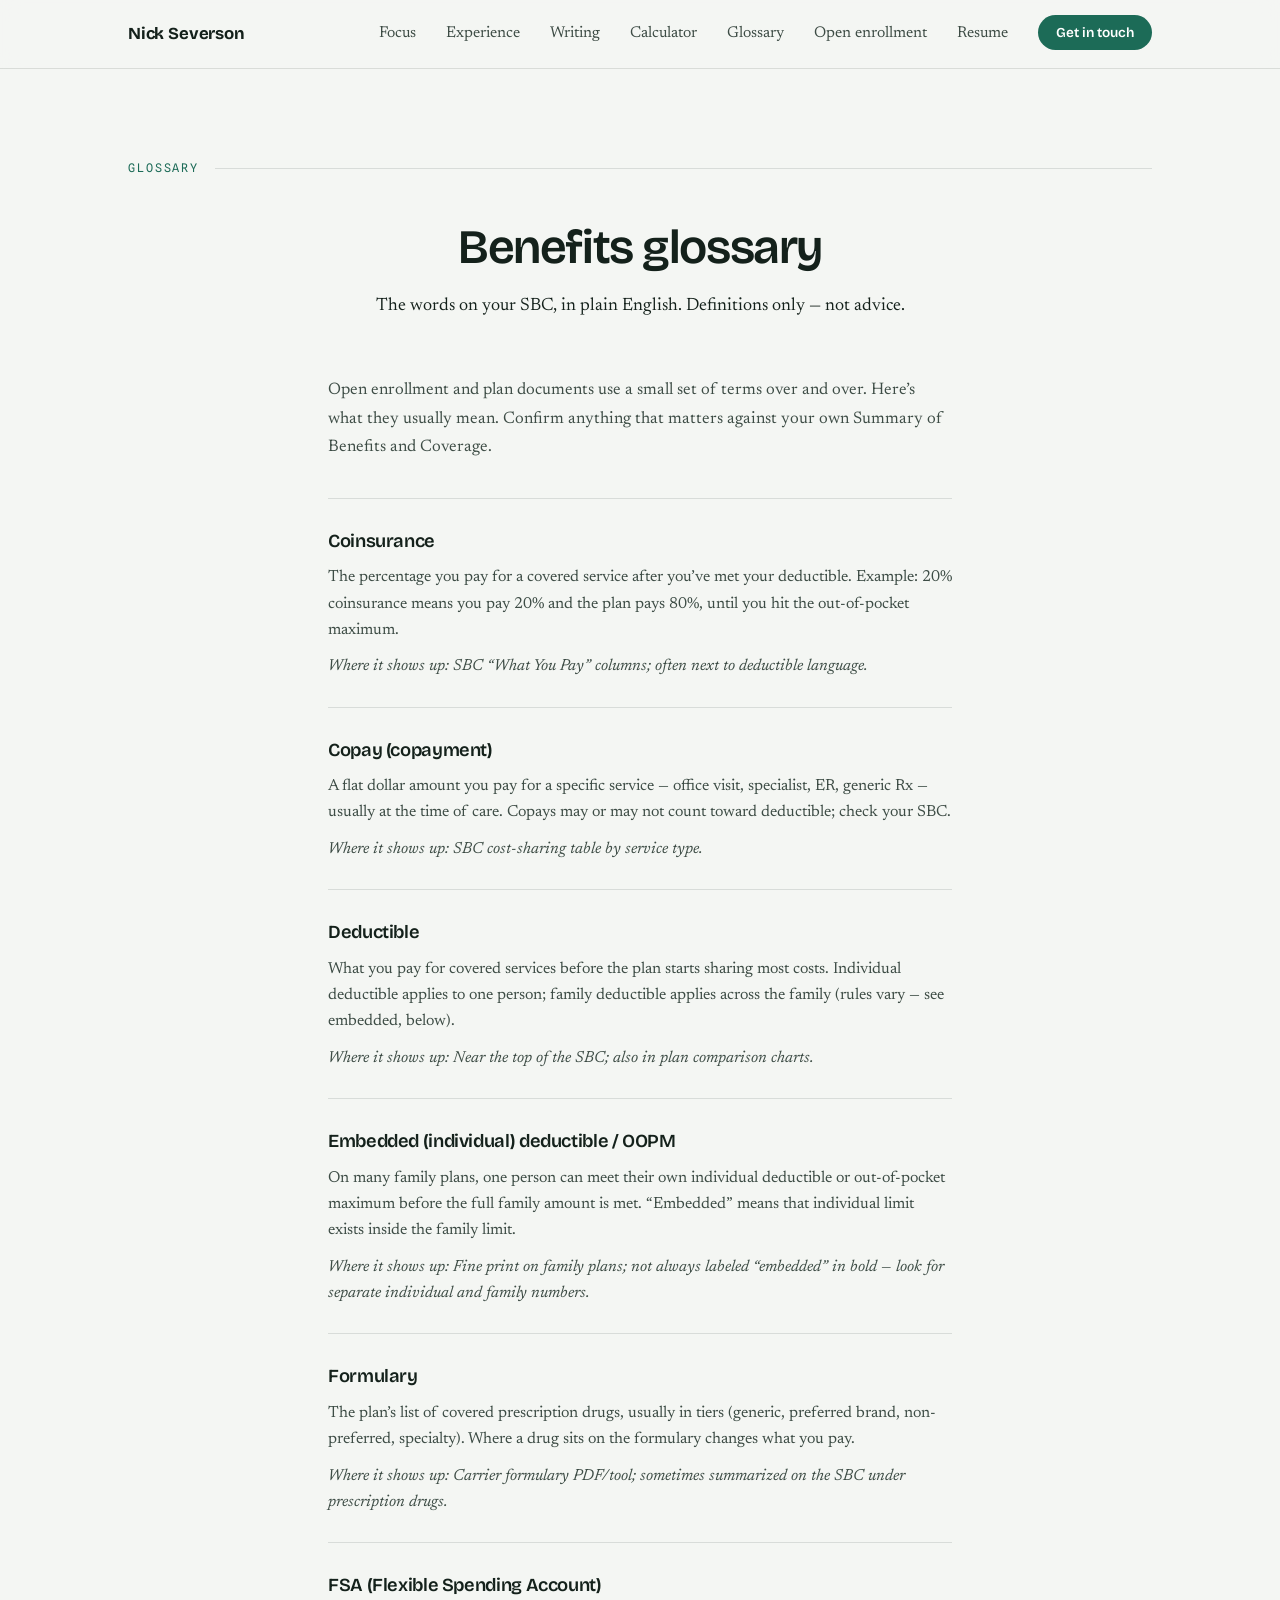
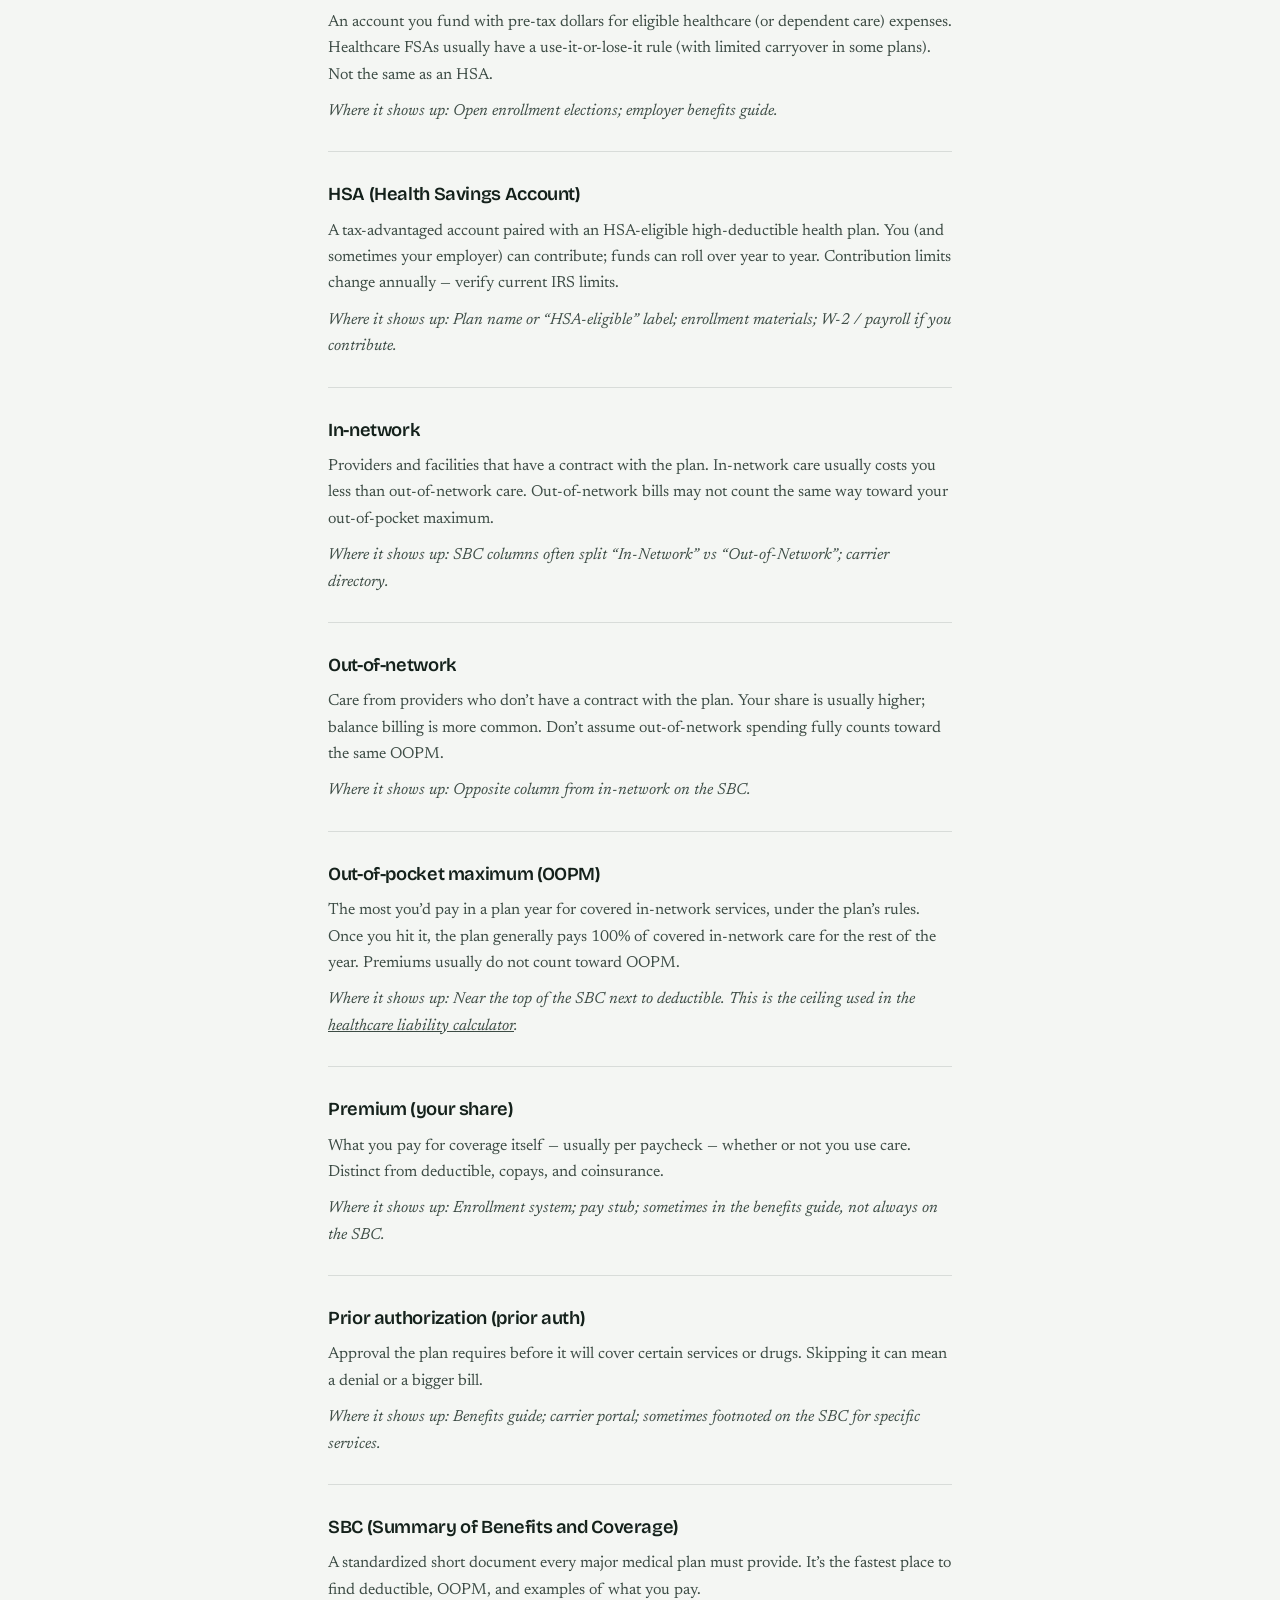
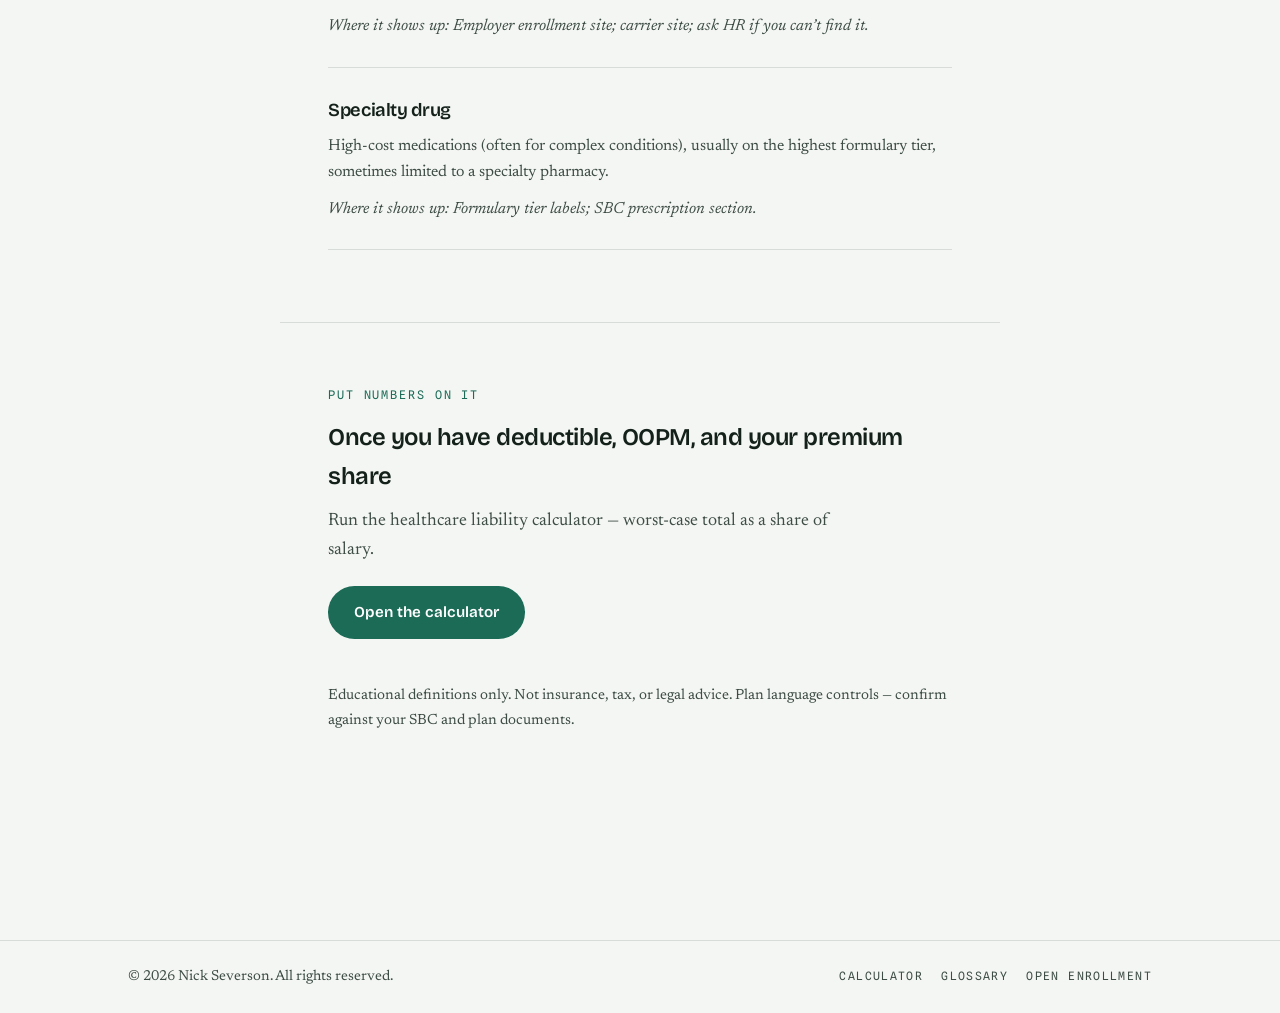
<file: glossary.html>
<!DOCTYPE html>
<html lang="en">
<head>
<meta charset="UTF-8">
<meta name="viewport" content="width=device-width, initial-scale=1.0">
<title>Benefits glossary · Nick Severson</title>
<meta name="description" content="Plain-English definitions for the benefits terms you’ll see on your SBC and at open enrollment.">
<link rel="icon" href="data:image/svg+xml,<svg xmlns=%22http://www.w3.org/2000/svg%22 viewBox=%220 0 100 100%22><rect width=%22100%22 height=%22100%22 rx=%2222%22 fill=%22%231C6B57%22/><text x=%2250%22 y=%2266%22 font-size=%2244%22 font-weight=%22700%22 text-anchor=%22middle%22 fill=%22white%22 font-family=%22sans-serif%22>NS</text></svg>">
<link rel="preconnect" href="https://fonts.googleapis.com">
<link rel="preconnect" href="https://fonts.gstatic.com" crossorigin>
<link href="https://fonts.googleapis.com/css2?family=Bricolage+Grotesque:opsz,wght@12..96,400;12..96,500;12..96,600;12..96,700&family=Newsreader:ital,opsz,wght@0,6..72,400;0,6..72,500;1,6..72,400;1,6..72,500&family=Spline+Sans+Mono:wght@400;500&display=swap" rel="stylesheet">
<link rel="stylesheet" href="style.css">
</head>
<body>

<header>
  <div class="wrap nav">
    <a class="wordmark" href="index.html">Nick Severson</a>
    <nav aria-label="Main">
      <button class="menu-btn" aria-expanded="false" aria-controls="navlist" onclick="const u=document.getElementById('navlist');const o=u.classList.toggle('open');this.setAttribute('aria-expanded',o)">Menu</button>
      <ul id="navlist">
        <li><a href="index.html#focus">Focus</a></li>
        <li><a href="index.html#experience">Experience</a></li>
        <li><a href="index.html#writing">Writing</a></li>
        <li><a href="calculator.html">Calculator</a></li>
        <li><a href="glossary.html">Glossary</a></li>
        <li><a href="open-enrollment.html">Open enrollment</a></li>
        <li><a href="Nick-Severson-Resume.pdf" target="_blank" rel="noopener">Resume</a></li>
        <li><a class="cta" href="contact.html">Get in touch</a></li>
      </ul>
    </nav>
  </div>
</header>

<main>
  <div class="wrap page-hero reveal">
    <p class="eyebrow mono" style="justify-content:center"><span>Glossary</span></p>
    <h1>Benefits glossary</h1>
    <p class="lede">The words on your SBC, in plain English. Definitions only — not advice.</p>
  </div>

  <div class="wrap glossary-intro reveal">
    <p>Open enrollment and plan documents use a small set of terms over and over. Here’s what they usually mean. Confirm anything that matters against your own Summary of Benefits and Coverage.</p>
  </div>

  <div class="wrap glossary-list">
      <article class="glossary-item reveal" id="coinsurance">
        <h2>Coinsurance</h2>
        <p>The percentage you pay for a covered service after you’ve met your deductible. Example: 20% coinsurance means you pay 20% and the plan pays 80%, until you hit the out-of-pocket maximum.</p>
        <p class="glossary-where">Where it shows up: SBC “What You Pay” columns; often next to deductible language.</p>
      </article>
      <article class="glossary-item reveal" id="copay">
        <h2>Copay (copayment)</h2>
        <p>A flat dollar amount you pay for a specific service — office visit, specialist, ER, generic Rx — usually at the time of care. Copays may or may not count toward deductible; check your SBC.</p>
        <p class="glossary-where">Where it shows up: SBC cost-sharing table by service type.</p>
      </article>
      <article class="glossary-item reveal" id="deductible">
        <h2>Deductible</h2>
        <p>What you pay for covered services before the plan starts sharing most costs. Individual deductible applies to one person; family deductible applies across the family (rules vary — see embedded, below).</p>
        <p class="glossary-where">Where it shows up: Near the top of the SBC; also in plan comparison charts.</p>
      </article>
      <article class="glossary-item reveal" id="embedded">
        <h2>Embedded (individual) deductible / OOPM</h2>
        <p>On many family plans, one person can meet their own individual deductible or out-of-pocket maximum before the full family amount is met. “Embedded” means that individual limit exists inside the family limit.</p>
        <p class="glossary-where">Where it shows up: Fine print on family plans; not always labeled “embedded” in bold — look for separate individual and family numbers.</p>
      </article>
      <article class="glossary-item reveal" id="formulary">
        <h2>Formulary</h2>
        <p>The plan’s list of covered prescription drugs, usually in tiers (generic, preferred brand, non-preferred, specialty). Where a drug sits on the formulary changes what you pay.</p>
        <p class="glossary-where">Where it shows up: Carrier formulary PDF/tool; sometimes summarized on the SBC under prescription drugs.</p>
      </article>
      <article class="glossary-item reveal" id="fsa">
        <h2>FSA (Flexible Spending Account)</h2>
        <p>An account you fund with pre-tax dollars for eligible healthcare (or dependent care) expenses. Healthcare FSAs usually have a use-it-or-lose-it rule (with limited carryover in some plans). Not the same as an HSA.</p>
        <p class="glossary-where">Where it shows up: Open enrollment elections; employer benefits guide.</p>
      </article>
      <article class="glossary-item reveal" id="hsa">
        <h2>HSA (Health Savings Account)</h2>
        <p>A tax-advantaged account paired with an HSA-eligible high-deductible health plan. You (and sometimes your employer) can contribute; funds can roll over year to year. Contribution limits change annually — verify current IRS limits.</p>
        <p class="glossary-where">Where it shows up: Plan name or “HSA-eligible” label; enrollment materials; W-2 / payroll if you contribute.</p>
      </article>
      <article class="glossary-item reveal" id="in-network">
        <h2>In-network</h2>
        <p>Providers and facilities that have a contract with the plan. In-network care usually costs you less than out-of-network care. Out-of-network bills may not count the same way toward your out-of-pocket maximum.</p>
        <p class="glossary-where">Where it shows up: SBC columns often split “In-Network” vs “Out-of-Network”; carrier directory.</p>
      </article>
      <article class="glossary-item reveal" id="out-of-network">
        <h2>Out-of-network</h2>
        <p>Care from providers who don’t have a contract with the plan. Your share is usually higher; balance billing is more common. Don’t assume out-of-network spending fully counts toward the same OOPM.</p>
        <p class="glossary-where">Where it shows up: Opposite column from in-network on the SBC.</p>
      </article>
      <article class="glossary-item reveal" id="oop-max">
        <h2>Out-of-pocket maximum (OOPM)</h2>
        <p>The most you’d pay in a plan year for covered in-network services, under the plan’s rules. Once you hit it, the plan generally pays 100% of covered in-network care for the rest of the year. Premiums usually do not count toward OOPM.</p>
        <p class="glossary-where">Where it shows up: Near the top of the SBC next to deductible. This is the ceiling used in the <a href="calculator.html">healthcare liability calculator</a>.</p>
      </article>
      <article class="glossary-item reveal" id="premium">
        <h2>Premium (your share)</h2>
        <p>What you pay for coverage itself — usually per paycheck — whether or not you use care. Distinct from deductible, copays, and coinsurance.</p>
        <p class="glossary-where">Where it shows up: Enrollment system; pay stub; sometimes in the benefits guide, not always on the SBC.</p>
      </article>
      <article class="glossary-item reveal" id="prior-auth">
        <h2>Prior authorization (prior auth)</h2>
        <p>Approval the plan requires before it will cover certain services or drugs. Skipping it can mean a denial or a bigger bill.</p>
        <p class="glossary-where">Where it shows up: Benefits guide; carrier portal; sometimes footnoted on the SBC for specific services.</p>
      </article>
      <article class="glossary-item reveal" id="sbc">
        <h2>SBC (Summary of Benefits and Coverage)</h2>
        <p>A standardized short document every major medical plan must provide. It’s the fastest place to find deductible, OOPM, and examples of what you pay.</p>
        <p class="glossary-where">Where it shows up: Employer enrollment site; carrier site; ask HR if you can’t find it.</p>
      </article>
      <article class="glossary-item reveal" id="specialty-drug">
        <h2>Specialty drug</h2>
        <p>High-cost medications (often for complex conditions), usually on the highest formulary tier, sometimes limited to a specialty pharmacy.</p>
        <p class="glossary-where">Where it shows up: Formulary tier labels; SBC prescription section.</p>
      </article>
  </div>

  <div class="wrap soft-cta reveal">
    <p class="mono" style="color:var(--pine)">Put numbers on it</p>
    <h2>Once you have deductible, OOPM, and your premium share</h2>
    <p>Run the healthcare liability calculator — worst-case total as a share of salary.</p>
    <p style="margin-top:20px"><a class="btn btn-primary" href="calculator.html">Open the calculator</a></p>
  </div>

  <div class="wrap calc-disclaimer reveal">
    <p>Educational definitions only. Not insurance, tax, or legal advice. Plan language controls — confirm against your SBC and plan documents.</p>
  </div>
</main>

<footer class="plain-footer">
  <div class="wrap">
    <span>© <script>document.write(new Date().getFullYear())</script> Nick Severson. All rights reserved.</span>
    <span class="footer-links">
      <a href="calculator.html">Calculator</a>
      <a href="glossary.html">Glossary</a>
      <a href="open-enrollment.html">Open enrollment</a>
    </span>
  </div>
</footer>

<script>
  var revEls = document.querySelectorAll('.reveal');
  if (window.matchMedia && window.matchMedia('(prefers-reduced-motion:reduce)').matches) {
    revEls.forEach(function(el){ el.classList.add('in'); });
  } else if ('IntersectionObserver' in window) {
    var io = new IntersectionObserver(function(entries){
      entries.forEach(function(e){ if(e.isIntersecting){ e.target.classList.add('in'); io.unobserve(e.target);} });
    }, {threshold:.12});
    revEls.forEach(function(el){ io.observe(el); });
    setTimeout(function(){ revEls.forEach(function(el){ el.classList.add('in'); }); }, 1500);
  } else {
    revEls.forEach(function(el){ el.classList.add('in'); });
  }
</script>

<!-- Cloudflare Web Analytics (cookie-free). Replace CF_BEACON_TOKEN_PLACEHOLDER with the site token from Cloudflare > Web Analytics > nickseverson.com > Manage site. The token is public by design. -->
<script defer src="https://static.cloudflareinsights.com/beacon.min.js" data-cf-beacon='{"token": "CF_BEACON_TOKEN_PLACEHOLDER"}'></script>
<!-- End Cloudflare Web Analytics -->
</body>
</html>
</file>
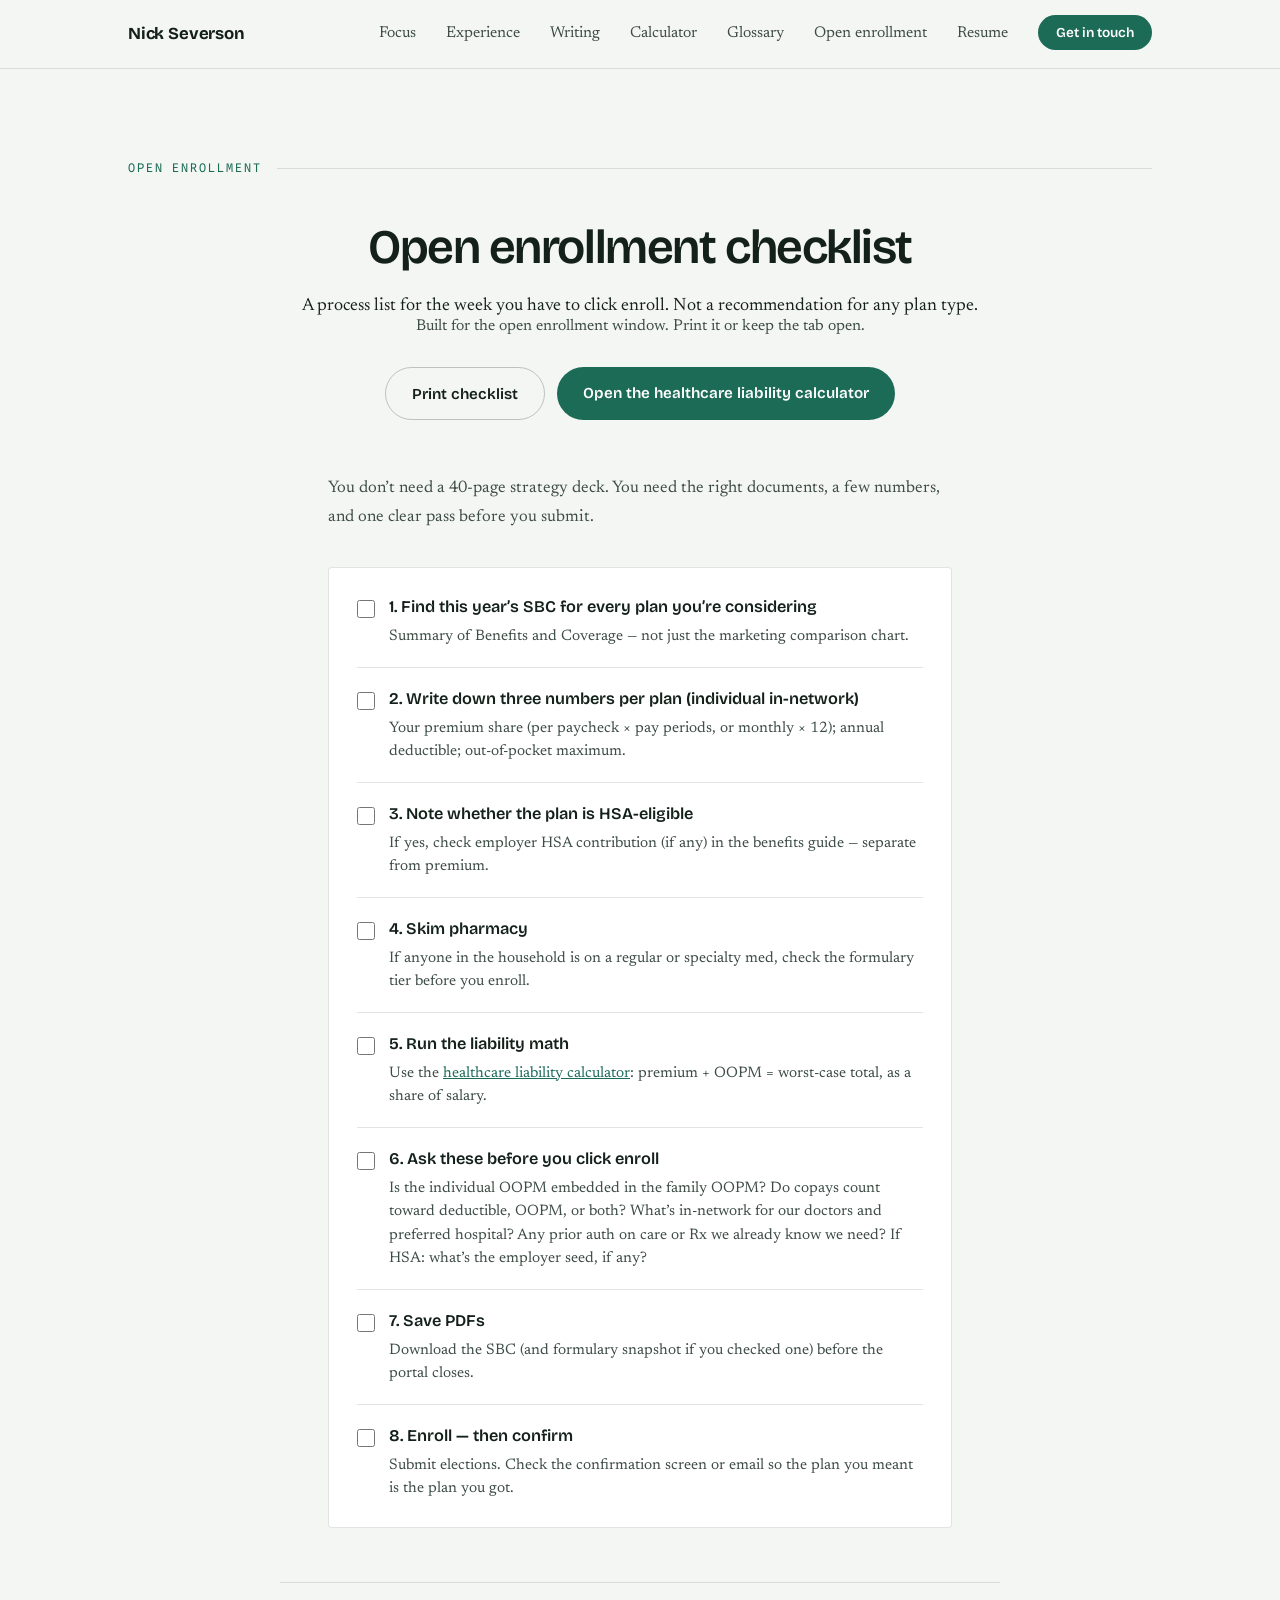
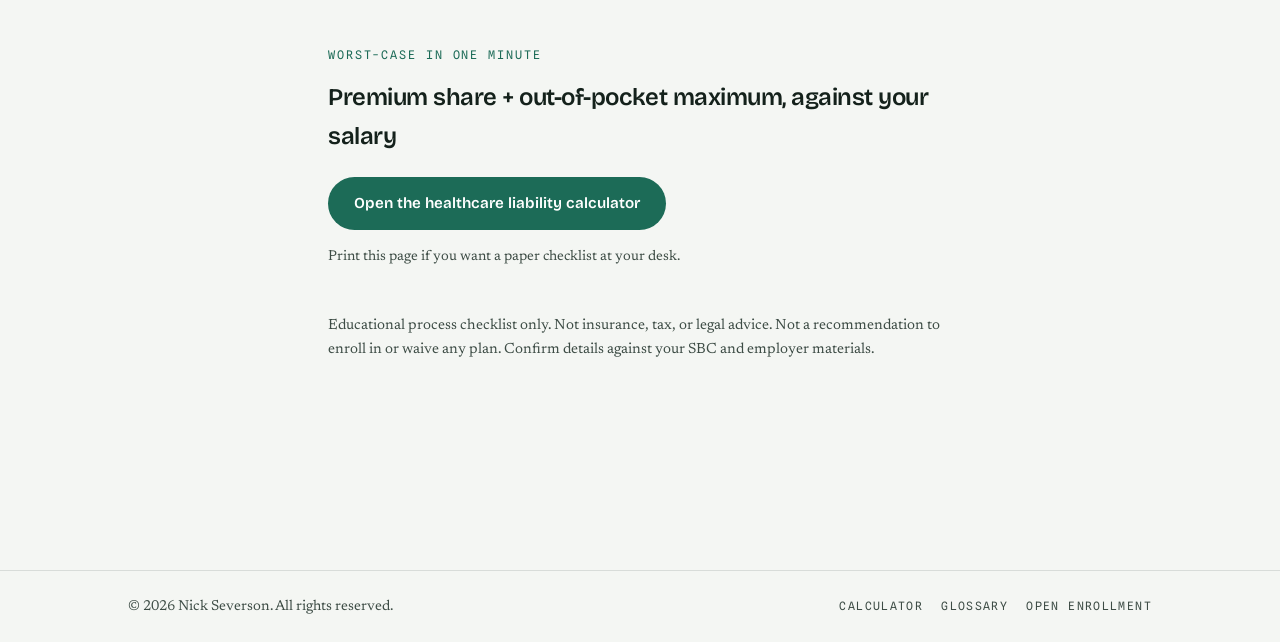
<file: open-enrollment.html>
<!DOCTYPE html>
<html lang="en">
<head>
<meta charset="UTF-8">
<meta name="viewport" content="width=device-width, initial-scale=1.0">
<title>Open enrollment checklist · Nick Severson</title>
<meta name="description" content="A simple process checklist for open enrollment — find your SBC, note the numbers that matter, run the math, then enroll.">
<link rel="icon" href="data:image/svg+xml,<svg xmlns=%22http://www.w3.org/2000/svg%22 viewBox=%220 0 100 100%22><rect width=%22100%22 height=%22100%22 rx=%2222%22 fill=%22%231C6B57%22/><text x=%2250%22 y=%2266%22 font-size=%2244%22 font-weight=%22700%22 text-anchor=%22middle%22 fill=%22white%22 font-family=%22sans-serif%22>NS</text></svg>">
<link rel="preconnect" href="https://fonts.googleapis.com">
<link rel="preconnect" href="https://fonts.gstatic.com" crossorigin>
<link href="https://fonts.googleapis.com/css2?family=Bricolage+Grotesque:opsz,wght@12..96,400;12..96,500;12..96,600;12..96,700&family=Newsreader:ital,opsz,wght@0,6..72,400;0,6..72,500;1,6..72,400;1,6..72,500&family=Spline+Sans+Mono:wght@400;500&display=swap" rel="stylesheet">
<link rel="stylesheet" href="style.css">
</head>
<body>

<header>
  <div class="wrap nav">
    <a class="wordmark" href="index.html">Nick Severson</a>
    <nav aria-label="Main">
      <button class="menu-btn" aria-expanded="false" aria-controls="navlist" onclick="const u=document.getElementById('navlist');const o=u.classList.toggle('open');this.setAttribute('aria-expanded',o)">Menu</button>
      <ul id="navlist">
        <li><a href="index.html#focus">Focus</a></li>
        <li><a href="index.html#experience">Experience</a></li>
        <li><a href="index.html#writing">Writing</a></li>
        <li><a href="calculator.html">Calculator</a></li>
        <li><a href="glossary.html">Glossary</a></li>
        <li><a href="open-enrollment.html">Open enrollment</a></li>
        <li><a href="Nick-Severson-Resume.pdf" target="_blank" rel="noopener">Resume</a></li>
        <li><a class="cta" href="contact.html">Get in touch</a></li>
      </ul>
    </nav>
  </div>
</header>

<main>
  <div class="wrap page-hero reveal">
    <p class="eyebrow mono" style="justify-content:center"><span>Open enrollment</span></p>
    <h1>Open enrollment checklist</h1>
    <p class="lede">A process list for the week you have to click enroll. Not a recommendation for any plan type.</p>
    <p class="calc-oneliner">Built for the open enrollment window. Print it or keep the tab open.</p>
    <p class="calc-actions reveal">
      <button type="button" class="btn btn-ghost" onclick="window.print()">Print checklist</button>
      <a class="btn btn-primary" href="calculator.html">Open the healthcare liability calculator</a>
    </p>
  </div>

  <div class="wrap glossary-intro reveal">
    <p>You don’t need a 40-page strategy deck. You need the right documents, a few numbers, and one clear pass before you submit.</p>
  </div>

  <div class="wrap checklist-wrap">
    <div class="card checklist reveal">
      <label class="check-item reveal">
        <input type="checkbox">
        <span>
          <strong>1. Find this year’s SBC for every plan you’re considering</strong>
          <span class="check-hint">Summary of Benefits and Coverage — not just the marketing comparison chart.</span>
        </span>
      </label>
      <label class="check-item reveal">
        <input type="checkbox">
        <span>
          <strong>2. Write down three numbers per plan (individual in-network)</strong>
          <span class="check-hint">Your premium share (per paycheck × pay periods, or monthly × 12); annual deductible; out-of-pocket maximum.</span>
        </span>
      </label>
      <label class="check-item reveal">
        <input type="checkbox">
        <span>
          <strong>3. Note whether the plan is HSA-eligible</strong>
          <span class="check-hint">If yes, check employer HSA contribution (if any) in the benefits guide — separate from premium.</span>
        </span>
      </label>
      <label class="check-item reveal">
        <input type="checkbox">
        <span>
          <strong>4. Skim pharmacy</strong>
          <span class="check-hint">If anyone in the household is on a regular or specialty med, check the formulary tier before you enroll.</span>
        </span>
      </label>
      <label class="check-item reveal">
        <input type="checkbox">
        <span>
          <strong>5. Run the liability math</strong>
          <span class="check-hint">Use the <a href="calculator.html">healthcare liability calculator</a>: premium + OOPM = worst-case total, as a share of salary.</span>
        </span>
      </label>
      <label class="check-item reveal">
        <input type="checkbox">
        <span>
          <strong>6. Ask these before you click enroll</strong>
          <span class="check-hint">Is the individual OOPM embedded in the family OOPM? Do copays count toward deductible, OOPM, or both? What’s in-network for our doctors and preferred hospital? Any prior auth on care or Rx we already know we need? If HSA: what’s the employer seed, if any?</span>
        </span>
      </label>
      <label class="check-item reveal">
        <input type="checkbox">
        <span>
          <strong>7. Save PDFs</strong>
          <span class="check-hint">Download the SBC (and formulary snapshot if you checked one) before the portal closes.</span>
        </span>
      </label>
      <label class="check-item reveal">
        <input type="checkbox">
        <span>
          <strong>8. Enroll — then confirm</strong>
          <span class="check-hint">Submit elections. Check the confirmation screen or email so the plan you meant is the plan you got.</span>
        </span>
      </label>
    </div>
  </div>

  <div class="wrap soft-cta reveal">
    <p class="mono" style="color:var(--pine)">Worst-case in one minute</p>
    <h2>Premium share + out-of-pocket maximum, against your salary</h2>
    <p style="margin-top:20px"><a class="btn btn-primary" href="calculator.html">Open the healthcare liability calculator</a></p>
    <p class="field-hint" style="margin-top:16px">Print this page if you want a paper checklist at your desk.</p>
  </div>

  <div class="wrap calc-disclaimer reveal">
    <p>Educational process checklist only. Not insurance, tax, or legal advice. Not a recommendation to enroll in or waive any plan. Confirm details against your SBC and employer materials.</p>
  </div>
</main>

<footer class="plain-footer">
  <div class="wrap">
    <span>© <script>document.write(new Date().getFullYear())</script> Nick Severson. All rights reserved.</span>
    <span class="footer-links">
      <a href="calculator.html">Calculator</a>
      <a href="glossary.html">Glossary</a>
      <a href="open-enrollment.html">Open enrollment</a>
    </span>
  </div>
</footer>

<script>
  var revEls = document.querySelectorAll('.reveal');
  if (window.matchMedia && window.matchMedia('(prefers-reduced-motion:reduce)').matches) {
    revEls.forEach(function(el){ el.classList.add('in'); });
  } else if ('IntersectionObserver' in window) {
    var io = new IntersectionObserver(function(entries){
      entries.forEach(function(e){ if(e.isIntersecting){ e.target.classList.add('in'); io.unobserve(e.target);} });
    }, {threshold:.12});
    revEls.forEach(function(el){ io.observe(el); });
    setTimeout(function(){ revEls.forEach(function(el){ el.classList.add('in'); }); }, 1500);
  } else {
    revEls.forEach(function(el){ el.classList.add('in'); });
  }
</script>

<!-- Cloudflare Web Analytics (cookie-free). Replace CF_BEACON_TOKEN_PLACEHOLDER with the site token from Cloudflare > Web Analytics > nickseverson.com > Manage site. The token is public by design. -->
<script defer src="https://static.cloudflareinsights.com/beacon.min.js" data-cf-beacon='{"token": "CF_BEACON_TOKEN_PLACEHOLDER"}'></script>
<!-- End Cloudflare Web Analytics -->
</body>
</html>
</file>
<file: style.css>
:root{
  --paper:#F4F6F3;
  --ink:#14211B;
  --ink-soft:#3D4C45;
  --pine:#1C6B57;
  --pine-deep:#0E362C;
  --brass:#A9812E;
  --line:rgba(20,33,27,.12);
  --line-strong:rgba(20,33,27,.24);
  --max:1120px;
  --pad:clamp(32px,6vw,48px);
  --gap-section:clamp(88px,15vh,160px);
  --gap-section-lg:clamp(130px,22vh,240px);
}
*{margin:0;padding:0;box-sizing:border-box}
html{scroll-behavior:smooth}
body{
  background:var(--paper);
  color:var(--ink);
  font-family:'Newsreader',Georgia,serif;
  font-size:18px;
  line-height:1.65;
  -webkit-font-smoothing:antialiased;
}
a{color:inherit}
::selection{background:var(--pine);color:#fff}
.wrap{max-width:var(--max);margin:0 auto;padding-left:max(var(--pad), env(safe-area-inset-left, 0px));padding-right:max(var(--pad), env(safe-area-inset-right, 0px))}
.mono{font-family:'Spline Sans Mono',ui-monospace,monospace;font-size:.74rem;letter-spacing:.16em;text-transform:uppercase}

/* ---------- header ---------- */
header{
  position:sticky;top:0;z-index:50;
  background:color-mix(in srgb, var(--paper) 82%, transparent);
  backdrop-filter:blur(10px);-webkit-backdrop-filter:blur(10px);
  border-bottom:1px solid var(--line);
}
.nav{display:flex;align-items:center;justify-content:space-between;gap:20px;min-height:68px;flex-wrap:wrap}
.wordmark{font-family:'Bricolage Grotesque',sans-serif;font-weight:700;font-size:1.05rem;text-decoration:none;letter-spacing:-.01em}
.wordmark span{color:var(--pine)}
nav ul{display:flex;gap:clamp(16px,2.4vw,30px);list-style:none;align-items:center;flex-wrap:wrap}
nav a{text-decoration:none;color:var(--ink-soft);font-size:.98rem}
nav a:hover{color:var(--pine)}
nav .cta{
  font-family:'Bricolage Grotesque',sans-serif;font-weight:600;font-size:.85rem;
  color:#fff;background:var(--pine);padding:9px 18px;border-radius:999px;transition:background .18s ease;
}
nav .cta:hover{background:var(--pine-deep);color:#fff}
.menu-btn{display:none;background:none;border:1px solid var(--line-strong);border-radius:8px;padding:6px 12px;font-family:'Spline Sans Mono',monospace;font-size:.72rem;letter-spacing:.1em;cursor:pointer;color:var(--ink)}

/* ---------- hero ---------- */
.hero{padding-top:clamp(72px,13vh,140px);padding-bottom:clamp(56px,9vh,96px)}
.eyebrow{color:var(--pine);margin-bottom:clamp(28px,5vh,44px);display:flex;align-items:center;gap:16px}
.eyebrow::after{content:"";flex:1;height:1px;background:var(--line)}
h1{
  font-family:'Bricolage Grotesque',sans-serif;
  font-weight:600;font-size:clamp(2.5rem,6vw,4.6rem);
  line-height:1.04;letter-spacing:-.03em;max-width:19ch;text-wrap:balance;
}
h1 em{font-family:'Newsreader',serif;font-style:italic;font-weight:500;color:var(--pine)}
.hero p.lede{max-width:60ch;margin:clamp(28px,4vh,40px) 0 clamp(32px,5vh,44px);font-size:clamp(1.1rem,1.4vw,1.24rem);color:var(--ink-soft);line-height:1.7}
.hero .actions{display:flex;gap:16px;flex-wrap:wrap;align-items:center}
.btn{
  font-family:'Bricolage Grotesque',sans-serif;font-weight:600;font-size:.95rem;
  text-decoration:none;padding:14px 26px;border-radius:999px;transition:transform .15s ease, background .18s ease, border-color .18s ease, color .18s ease;
  display:inline-flex;align-items:center;gap:8px;border:none;cursor:pointer;
}
.btn:hover{transform:translateY(-2px)}
.btn-primary{background:var(--pine);color:#fff}
.btn-primary:hover{background:var(--pine-deep)}
.btn-ghost{border:1px solid var(--line-strong);color:var(--ink);background:transparent}
.btn-ghost:hover{border-color:var(--pine);color:var(--pine)}
.quiet{font-size:.96rem;color:var(--ink-soft);text-decoration:underline;text-underline-offset:3px;transition:color .18s ease}
.quiet:hover{color:var(--pine)}

/* ---------- page hero (interior pages) ---------- */
.page-hero{padding-top:clamp(64px,10vh,100px);padding-bottom:clamp(40px,6vh,56px);text-align:center}
.page-hero h1{max-width:none;margin:0 auto;font-size:clamp(2rem,4.4vw,3rem)}
.page-hero p.lede{margin:20px auto 0;text-align:center}

/* ---------- proof ledger ---------- */
.ledger{border-top:1px solid var(--line-strong);border-bottom:1px solid var(--line-strong);padding-top:clamp(28px,4vh,40px);padding-bottom:clamp(28px,4vh,40px);margin-bottom:var(--gap-section-lg)}
.ledger-grid{display:grid;grid-template-columns:repeat(auto-fit,minmax(160px,1fr));gap:clamp(28px,4vw,44px)}
.ledger .num{font-family:'Bricolage Grotesque',sans-serif;font-weight:700;font-size:clamp(1.9rem,2.6vw,2.3rem);letter-spacing:-.02em}
.ledger .num sup{font-size:.62em;color:var(--brass);top:-.7em}
.ledger .lbl{color:var(--ink-soft);margin-top:4px;font-size:1rem}

/* ---------- sections ---------- */
#focus,#experience,#writing{padding-bottom:var(--gap-section-lg)}
.sec-head{display:flex;align-items:center;gap:16px;margin-bottom:clamp(36px,6vh,56px)}
.sec-head .mono{color:var(--pine)}
.sec-head::after{content:"";flex:1;height:1px;background:var(--line)}
h2{font-family:'Bricolage Grotesque',sans-serif;font-weight:600;font-size:clamp(1.5rem,2.4vw,2rem);letter-spacing:-.02em}

/* focus areas */
.focus{display:grid;grid-template-columns:repeat(auto-fit,minmax(260px,1fr));gap:1px;background:var(--line);border:1px solid var(--line)}
.focus article{background:var(--paper);padding:clamp(30px,3.4vw,40px);transition:background .2s ease}
.focus article:hover{background:#fff}
.focus h3{font-family:'Bricolage Grotesque',sans-serif;font-weight:600;font-size:1.18rem;margin:16px 0 12px}
.focus p{color:var(--ink-soft);font-size:1rem;line-height:1.65}
.focus .tag{color:var(--brass)}

/* experience */
.role{display:grid;grid-template-columns:minmax(160px,220px) 1fr;gap:clamp(20px,4vw,44px);padding:clamp(30px,4vh,40px) 0;border-top:1px solid var(--line)}
.role:last-of-type{border-bottom:1px solid var(--line)}
.role .when{color:var(--ink-soft);padding-top:5px;font-size:1rem}
.role h3{font-family:'Bricolage Grotesque',sans-serif;font-weight:600;font-size:1.2rem}
.role .org{color:var(--pine);font-style:italic;font-family:'Newsreader',serif;margin:2px 0 14px}
.role ul{list-style:none;display:flex;flex-direction:column;gap:8px}
.role li{color:var(--ink-soft);padding-left:22px;position:relative;font-size:1rem}
.role li::before{content:"—";position:absolute;left:0;color:var(--brass)}
.resume-row{margin-top:clamp(28px,4vh,36px)}

/* writing */
.posts{display:grid;grid-template-columns:repeat(auto-fit,minmax(260px,1fr));gap:clamp(20px,2.4vw,28px)}
.post{border:1px solid var(--line);padding:clamp(26px,3vw,32px);text-decoration:none;display:block;transition:border-color .2s ease, transform .15s ease;background:var(--paper)}
.post:hover{border-color:var(--pine);transform:translateY(-3px)}
.post h3{font-family:'Bricolage Grotesque',sans-serif;font-weight:600;font-size:1.12rem;margin:14px 0 10px}
.post p{color:var(--ink-soft);font-size:.98rem;line-height:1.6}
.post .read{color:var(--pine);font-size:.92rem;font-style:italic;font-family:'Newsreader',serif;margin-top:16px;display:inline-block}
.writing-note{margin-top:clamp(24px,3vh,32px);color:var(--ink-soft);font-size:.98rem}
.writing-note a{color:var(--pine)}

/* ---------- card (contact form / placeholders) ---------- */
.card{background:#fff;border:1px solid var(--line);border-radius:4px;padding:40px}
.field{margin-bottom:20px}
.field label{display:block;font-family:'Bricolage Grotesque',sans-serif;font-weight:600;font-size:.85rem;margin-bottom:8px}
.field input,.field textarea{
  width:100%;font-family:'Newsreader',Georgia,serif;font-size:1rem;color:var(--ink);
  background:var(--paper);border:1px solid var(--line-strong);border-radius:4px;
  padding:12px 14px;transition:border-color .15s ease;
}
.field input:focus,.field textarea:focus{outline:none;border-color:var(--pine)}
.field textarea{resize:vertical;min-height:140px}
.card .btn{width:100%;justify-content:center;padding:14px 24px}

.placeholder-box{background:#fff;border:1px solid var(--line);border-radius:4px;padding:56px 40px;text-align:center}
.placeholder-box .icon{
  width:52px;height:52px;border-radius:50%;background:var(--paper);border:1px solid var(--line);
  display:flex;align-items:center;justify-content:center;margin:0 auto 20px;color:var(--pine);font-size:1.3rem;
}
.placeholder-box p{color:var(--ink-soft);max-width:44ch;margin:12px auto 0}

/* ---------- contact / footer band ---------- */
.close-band{background:var(--pine-deep);color:#EDF3EF;padding:clamp(80px,13vh,128px) 0 0}
.close-band .mono{color:#8FBFA9}
.close-band h2{color:#fff;font-size:clamp(1.9rem,3.8vw,3rem);line-height:1.1;max-width:22ch;margin:20px 0 20px;text-wrap:balance}
.close-band p{color:#B9CFC3;max-width:54ch;font-size:clamp(1.05rem,1.3vw,1.18rem);line-height:1.7}
.close-actions{display:flex;gap:16px;flex-wrap:wrap;margin:clamp(32px,5vh,40px) 0 0}
.close-band .btn-primary{background:#fff;color:var(--pine-deep)}
.close-band .btn-primary:hover{background:#DCE9E1}
.close-band .btn-ghost{border-color:rgba(255,255,255,.35);color:#fff}
.close-band .btn-ghost:hover{border-color:#fff}
.footer-meta{
  margin-top:clamp(56px,9vh,80px);border-top:1px solid rgba(255,255,255,.15);
  padding:26px 0;display:flex;justify-content:space-between;gap:16px;flex-wrap:wrap;
  color:#8FA99C;font-size:.9rem;
}
.footer-meta a{color:#C7D9CE;text-decoration:none}
.footer-meta a:hover{color:#fff;text-decoration:underline}
.family{font-family:'Spline Sans Mono',monospace;font-size:.72rem;letter-spacing:.12em;text-transform:uppercase}

/* plain footer for interior pages without a close-band */
.plain-footer{border-top:1px solid var(--line);padding:24px 0;margin-top:var(--gap-section)}
.plain-footer .wrap{display:flex;justify-content:space-between;gap:16px;flex-wrap:wrap;color:var(--ink-soft);font-size:.9rem}
.plain-footer a{color:var(--ink-soft);text-decoration:none}
.plain-footer a:hover{color:var(--pine);text-decoration:underline}

/* reveal on scroll */
.reveal{opacity:0;transform:translateY(16px);transition:opacity .55s ease, transform .55s ease}
.reveal.in{opacity:1;transform:none}
@media (prefers-reduced-motion:reduce){
  .reveal{opacity:1;transform:none;transition:none}
  .btn:hover,.post:hover{transform:none}
  html{scroll-behavior:auto}
}

/* focus visibility */
a:focus-visible,button:focus-visible{outline:2px solid var(--pine);outline-offset:3px;border-radius:4px}

/* ---------- responsive ---------- */
@media (max-width:720px){
  :root{--pad:32px}
  nav ul{
    display:none;position:absolute;top:68px;left:0;right:0;
    background:var(--paper);border-bottom:1px solid var(--line);
    flex-direction:column;gap:0;padding:8px var(--pad) 16px;
  }
  nav ul.open{display:flex}
  nav ul li{width:100%}
  nav ul a{display:block;padding:12px 0}
  .menu-btn{display:block}
  .role{grid-template-columns:1fr;gap:8px}
  .card{padding:28px}
}

/* ---------- calculator ---------- */
.calc-layout{max-width:720px;padding-bottom:clamp(48px,8vh,80px);display:flex;flex-direction:column;gap:24px}
.field-row{display:grid;grid-template-columns:1fr 1fr;gap:16px}
.field select{
  width:100%;font-family:'Newsreader',Georgia,serif;font-size:1rem;color:var(--ink);
  background:var(--paper);border:1px solid var(--line-strong);border-radius:4px;
  padding:12px 14px;transition:border-color .15s ease;appearance:auto;
}
.field select:focus{outline:none;border-color:var(--pine)}
.field-hint{margin-top:8px;font-size:.88rem;color:var(--ink-soft);line-height:1.45}
.calc-results .tag{margin-bottom:12px}
.calc-flag{
  font-family:'Bricolage Grotesque',sans-serif;font-weight:700;font-size:clamp(1.4rem,2.4vw,1.75rem);
  letter-spacing:-.02em;margin-bottom:24px;
}
.flag-manageable{color:var(--pine)}
.flag-stretch{color:var(--brass)}
.flag-tight{color:#9B3B2E}
.calc-grid{display:grid;grid-template-columns:1fr 1fr;gap:clamp(20px,3vw,28px)}
.calc-lbl{color:var(--ink-soft);font-size:.95rem;margin-bottom:4px}
.calc-num{font-family:'Bricolage Grotesque',sans-serif;font-weight:700;font-size:clamp(1.35rem,2vw,1.65rem);letter-spacing:-.02em}
.calc-note{margin-top:24px;color:var(--ink-soft);font-size:.95rem;line-height:1.6}
.calc-disclaimer{max-width:720px;padding-bottom:clamp(48px,8vh,72px)}
.calc-disclaimer p{color:var(--ink-soft);font-size:.92rem;line-height:1.65}
@media (max-width:720px){
  .field-row,.calc-grid{grid-template-columns:1fr}
}

.calc-oneliner{text-align:center;color:var(--ink-soft);font-size:.98rem;margin-top:-8px;margin-bottom:0}
.calc-section{color:var(--pine);margin:8px 0 16px}
.calc-section:not(:first-child){margin-top:28px}
.calc-flag-blurb{color:var(--ink-soft);margin:-12px 0 8px;font-size:1rem}
.calc-empty{margin-top:16px;text-align:center}

/* ---------- shared soft footer links ---------- */
.footer-links{display:flex;flex-wrap:wrap;gap:12px 18px;align-items:center}
.footer-meta .footer-links a,.plain-footer .footer-links a{font-family:'Spline Sans Mono',monospace;font-size:.72rem;letter-spacing:.12em;text-transform:uppercase}

/* ---------- glossary ---------- */
.glossary-list{max-width:720px;padding-bottom:clamp(48px,8vh,80px);display:flex;flex-direction:column;gap:0}
.glossary-item{padding:clamp(22px,3vh,28px) 0;border-top:1px solid var(--line)}
.glossary-item:last-child{border-bottom:1px solid var(--line)}
.glossary-item h2{font-family:'Bricolage Grotesque',sans-serif;font-weight:600;font-size:1.15rem;margin-bottom:8px}
.glossary-item p{color:var(--ink-soft);font-size:1rem;line-height:1.65}
.calc-disclaimer a{color:var(--pine)}

/* ---------- open enrollment checklist ---------- */
.calc-actions{display:flex;gap:12px;flex-wrap:wrap;justify-content:center;margin-top:clamp(20px,3vh,28px)}
.checklist-wrap{max-width:720px;padding-bottom:clamp(40px,6vh,64px)}
.checklist{display:flex;flex-direction:column;gap:0;padding:8px 28px}
.check-item{display:flex;gap:14px;align-items:flex-start;padding:18px 0;border-top:1px solid var(--line);cursor:pointer}
.check-item:first-child{border-top:none}
.check-item input{margin-top:6px;width:18px;height:18px;accent-color:var(--pine);flex-shrink:0}
.check-item strong{display:block;font-family:'Bricolage Grotesque',sans-serif;font-weight:600;font-size:1.02rem;margin-bottom:4px}
.check-hint{display:block;color:var(--ink-soft);font-size:.95rem;line-height:1.55}

@media print{
  header,.menu-btn,.calc-actions,.plain-footer,.page-hero .eyebrow,.calc-disclaimer{display:none!important}
  body{background:#fff;color:#000;font-size:12pt}
  .page-hero{padding:0 0 16px;text-align:left}
  .page-hero h1{font-size:20pt;max-width:none}
  .page-hero .lede{margin:8px 0 0;font-size:11pt;color:#333}
  .checklist-wrap{max-width:none;padding:0}
  .card.checklist{border:none;padding:0;box-shadow:none}
  .check-item{break-inside:avoid;padding:10px 0}
  .reveal{opacity:1!important;transform:none!important}
}

.field-hint a{color:var(--pine)}

.glossary-intro{max-width:720px;padding-bottom:clamp(24px,4vh,36px)}
.glossary-intro p{color:var(--ink-soft);font-size:1.05rem;line-height:1.7}
.glossary-where{margin-top:10px;font-size:.9rem;color:var(--ink-soft);font-style:italic;line-height:1.5}
/* vertical only — never zero wrap’s horizontal pad with the padding shorthand */
.soft-cta{max-width:720px;padding-top:clamp(40px,7vh,64px);padding-bottom:clamp(32px,5vh,48px);border-top:1px solid var(--line)}
.soft-cta h2{font-family:'Bricolage Grotesque',sans-serif;font-weight:600;font-size:clamp(1.25rem,2vw,1.5rem);margin:12px 0 10px;letter-spacing:-.02em}
.soft-cta p{color:var(--ink-soft);max-width:54ch;line-height:1.65}
.check-hint a{color:var(--pine)}
</file>
